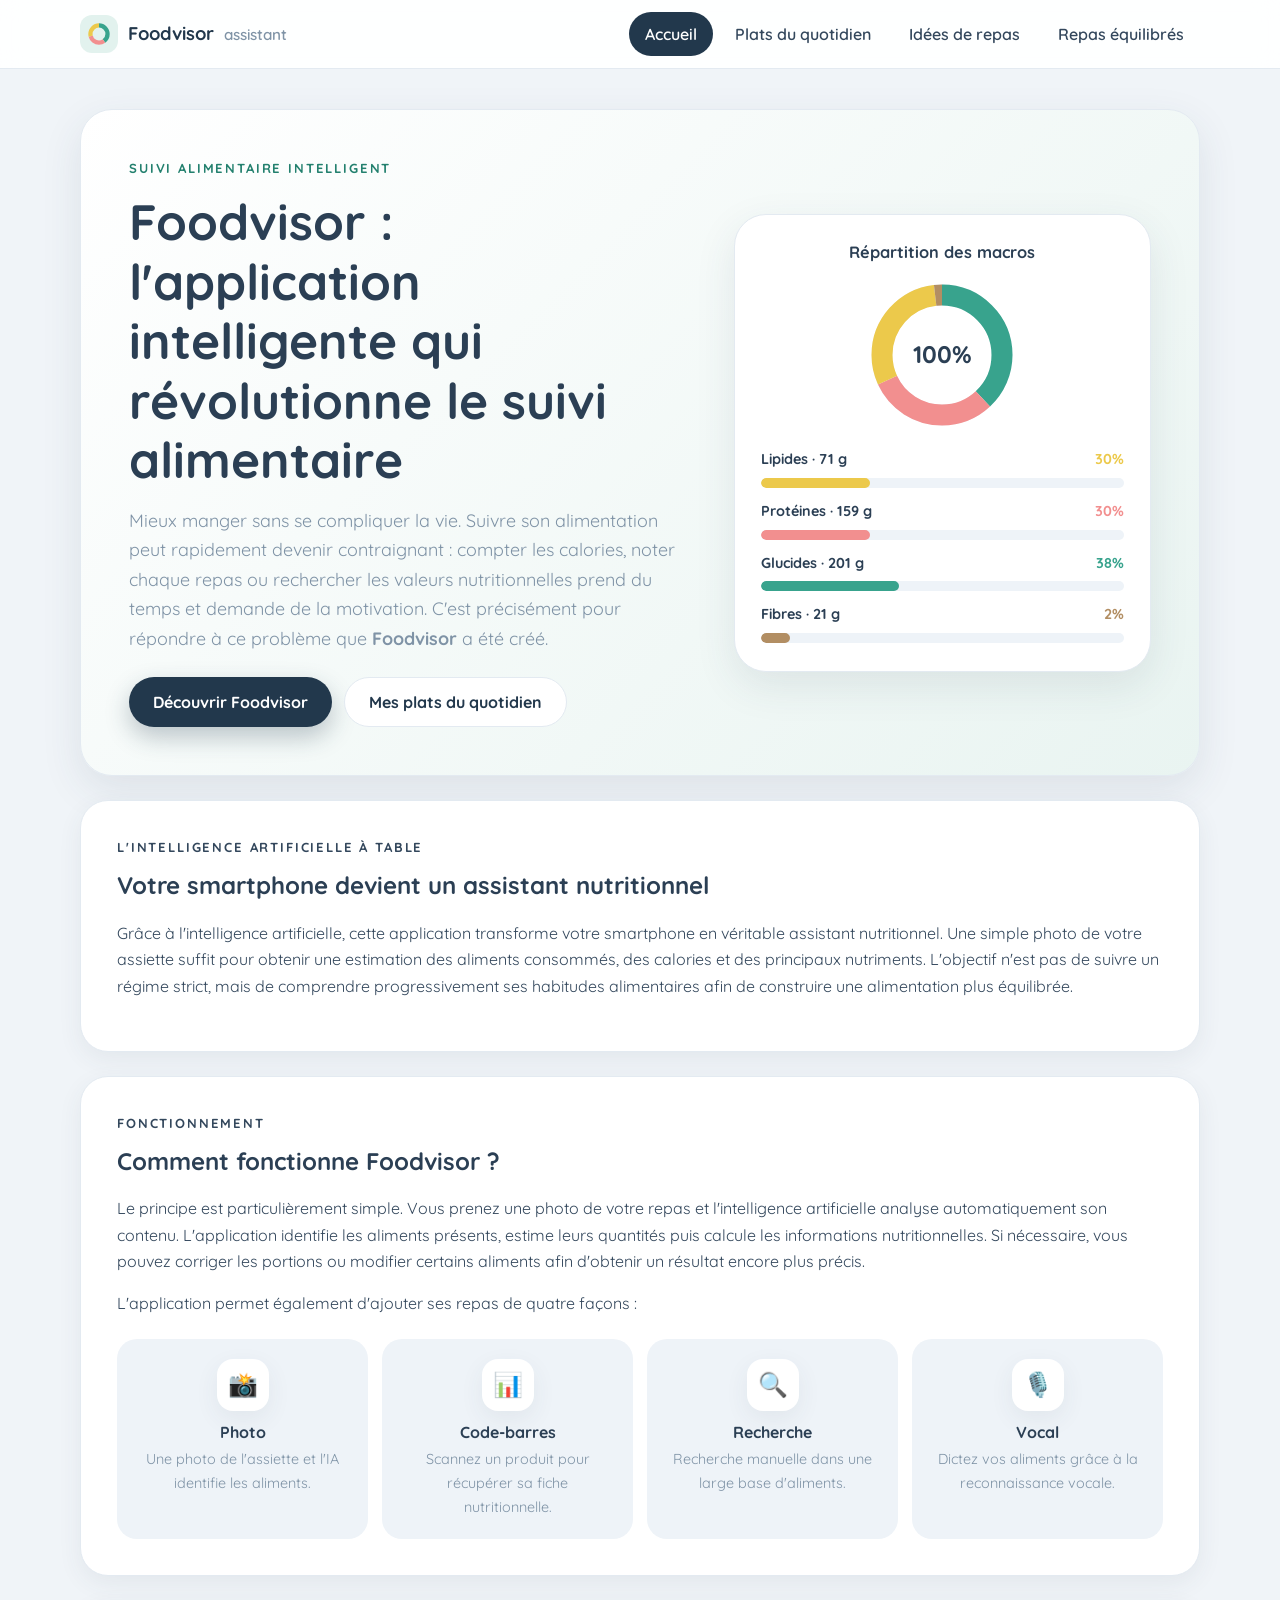
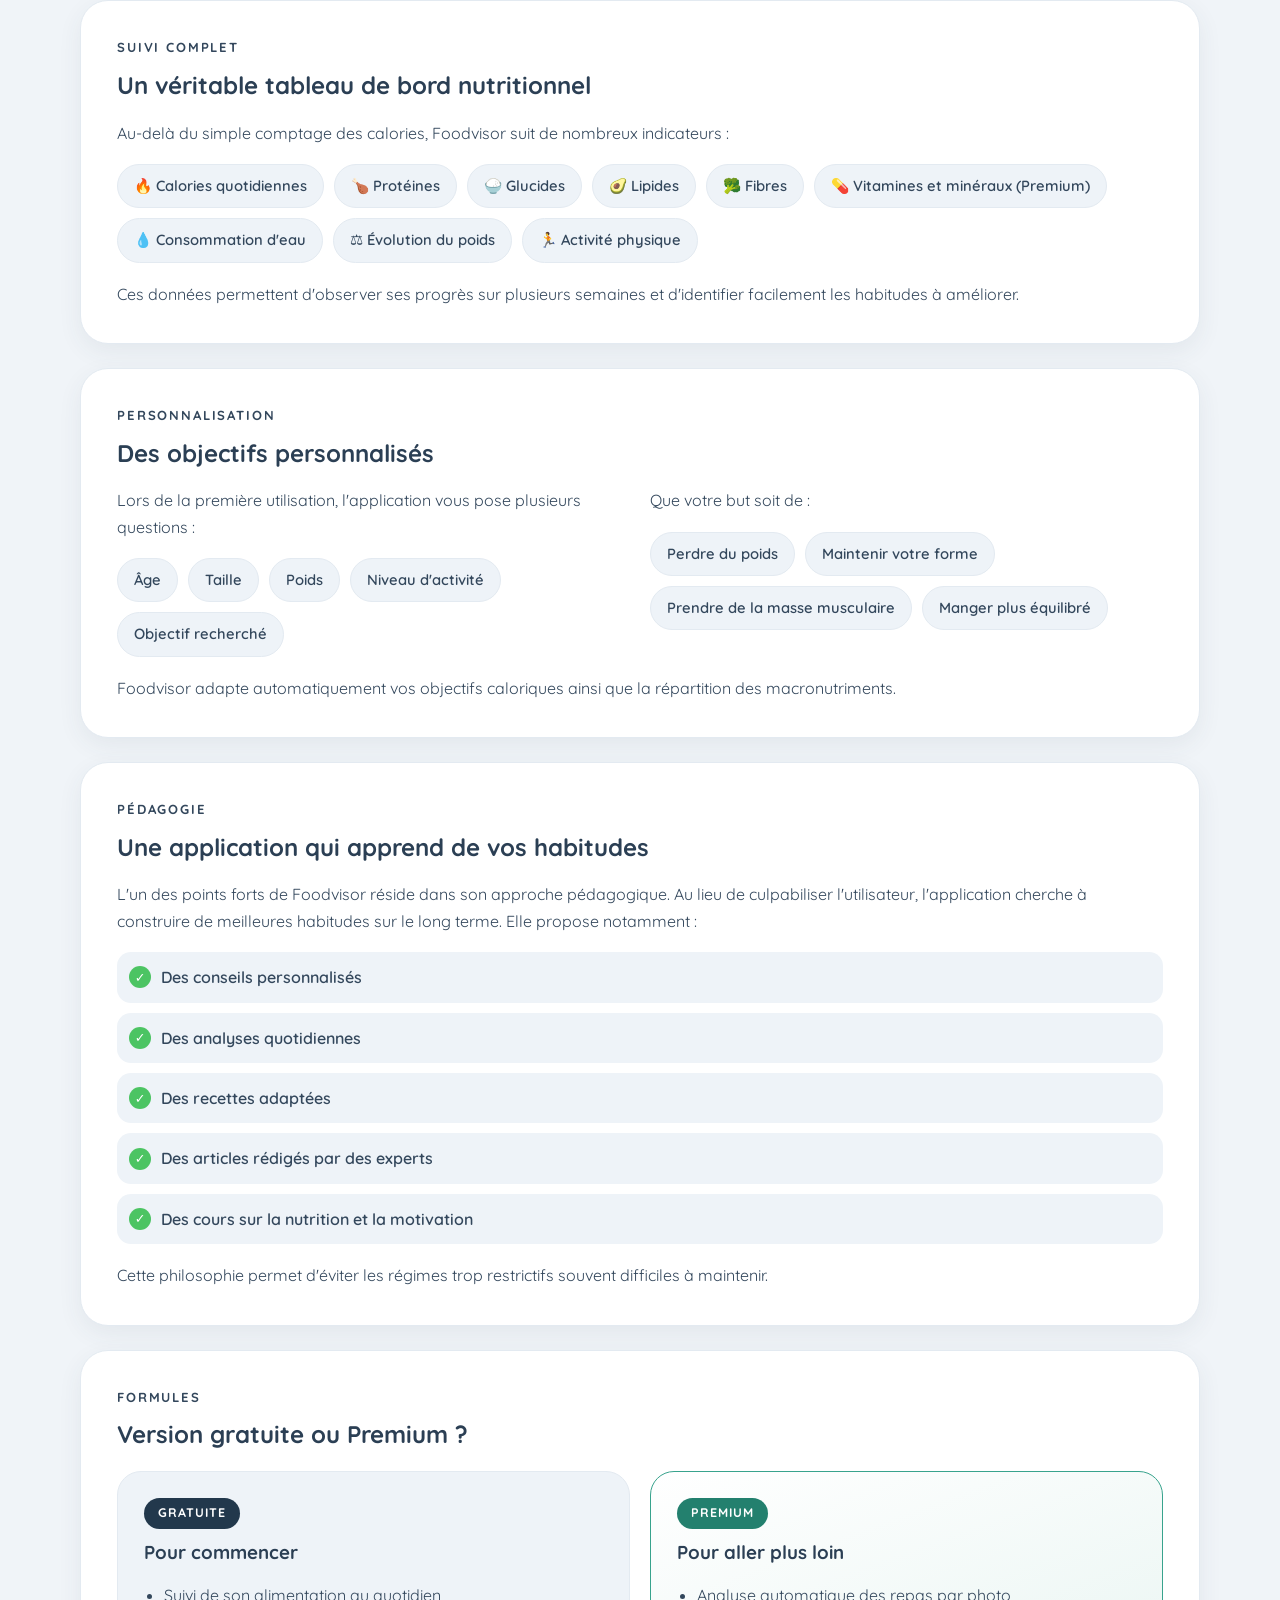
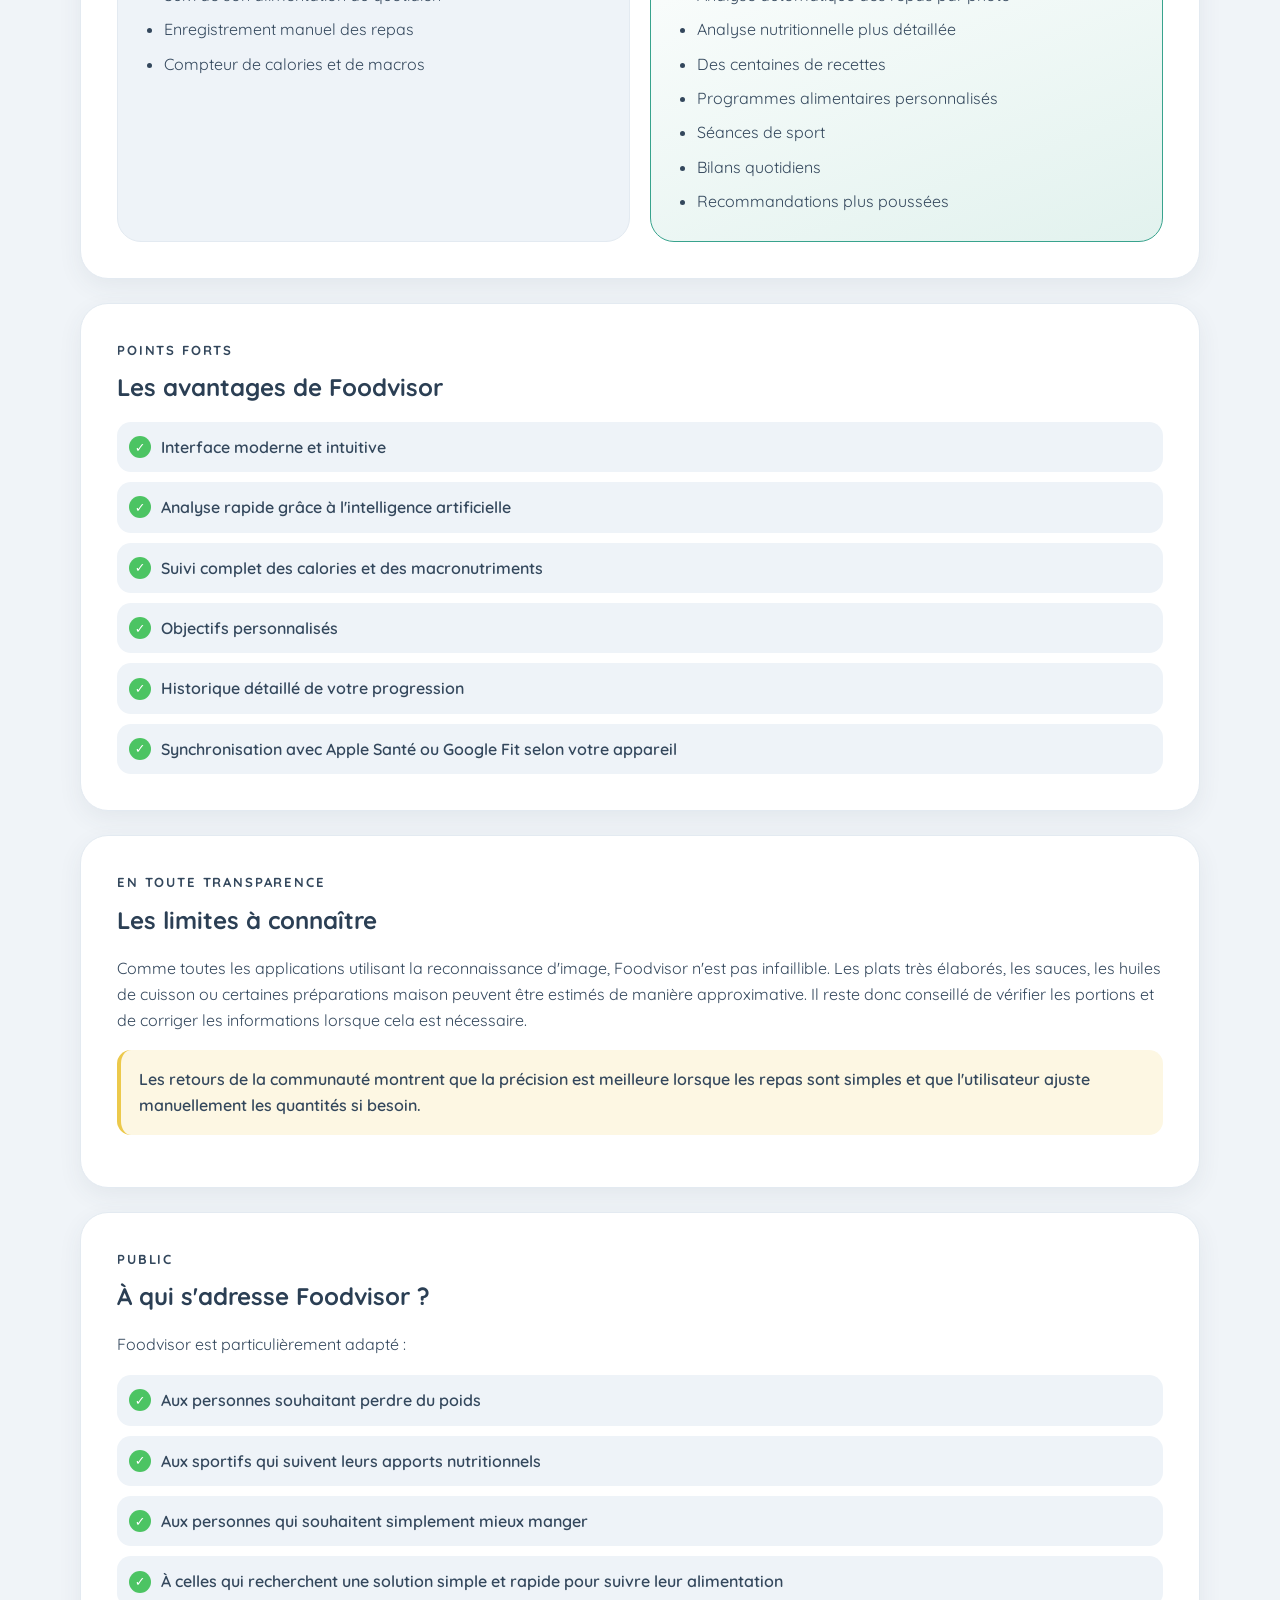
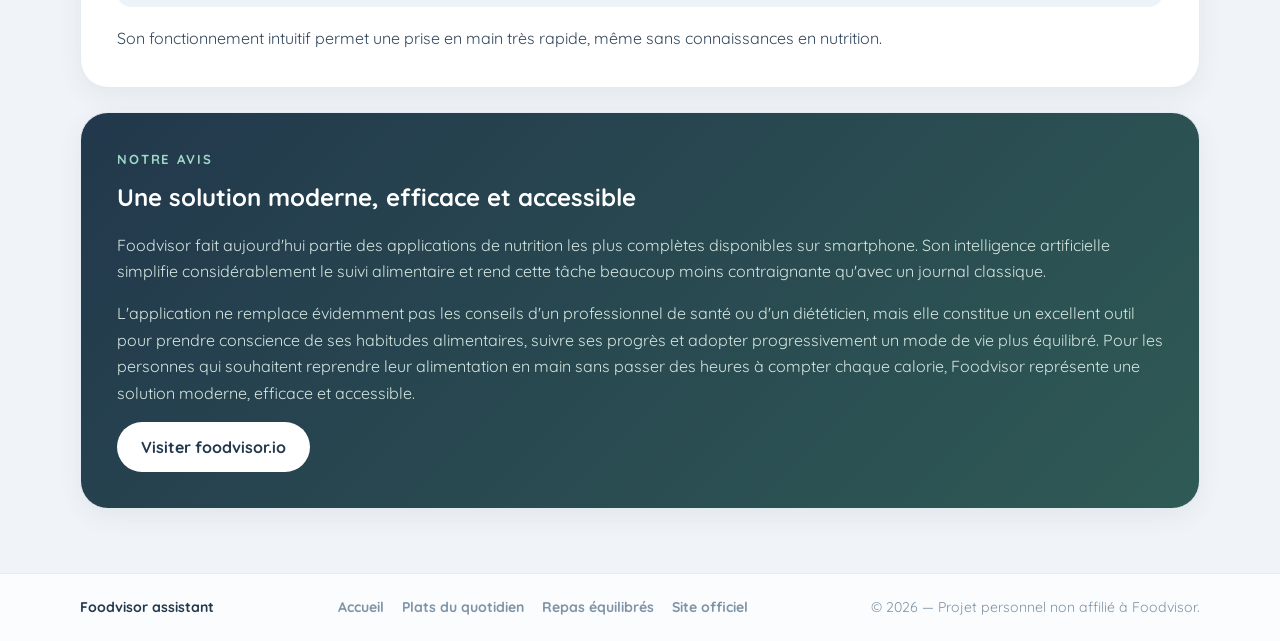
<file: index.html>
<!doctype html>
<html lang="fr">
  <head>
    <meta charset="utf-8" />
    <meta name="viewport" content="width=device-width, initial-scale=1" />
    <meta name="color-scheme" content="light" />
    <title>Foodvisor : l'application intelligente qui révolutionne le suivi alimentaire</title>
    <link rel="preconnect" href="https://fonts.googleapis.com" />
    <link rel="preconnect" href="https://fonts.gstatic.com" crossorigin />
    <link
      href="https://fonts.googleapis.com/css2?family=Quicksand:wght@500;600;700&display=swap"
      rel="stylesheet"
    />
    <link rel="stylesheet" href="styles.css" />
  </head>
  <body>
    <header class="site-header">
      <div class="site-nav">
        <a class="brand" href="index.html">
          <span class="brand-mark" aria-hidden="true">
            <svg width="22" height="22" viewBox="0 0 36 36">
              <circle cx="18" cy="18" r="14" fill="none" stroke="#38a38d" stroke-width="7" stroke-dasharray="35 88" transform="rotate(-90 18 18)" />
              <circle cx="18" cy="18" r="14" fill="none" stroke="#f28f8f" stroke-width="7" stroke-dasharray="27 88" stroke-dashoffset="-35" transform="rotate(-90 18 18)" />
              <circle cx="18" cy="18" r="14" fill="none" stroke="#ecc94b" stroke-width="7" stroke-dasharray="26 88" stroke-dashoffset="-62" transform="rotate(-90 18 18)" />
            </svg>
          </span>
          Foodvisor <small>assistant</small>
        </a>
        <button class="nav-toggle" type="button" aria-expanded="false" aria-controls="nav-menu" aria-label="Ouvrir le menu">
          <span></span>
          <span></span>
          <span></span>
        </button>
        <nav id="nav-menu" class="nav-menu" aria-label="Navigation principale">
          <a href="index.html" aria-current="page">Accueil</a>
          <a href="plats-du-quotidien.html">Plats du quotidien</a>
          <a href="idees-repas.html">Idées de repas</a>
          <a href="exemples-repas.html">Repas équilibrés</a>
        </nav>
      </div>
    </header>

    <main class="page-shell">
      <section class="hero" aria-labelledby="page-title">
        <div>
          <p class="eyebrow">Suivi alimentaire intelligent</p>
          <h1 id="page-title">Foodvisor : l'application intelligente qui révolutionne le suivi alimentaire</h1>
          <p class="intro">
            Mieux manger sans se compliquer la vie. Suivre son alimentation peut rapidement
            devenir contraignant : compter les calories, noter chaque repas ou rechercher les
            valeurs nutritionnelles prend du temps et demande de la motivation. C'est
            précisément pour répondre à ce problème que <strong>Foodvisor</strong> a été créé.
          </p>
          <div class="hero-actions">
            <a class="btn btn-primary" href="https://www.foodvisor.io/fr/" target="_blank" rel="noopener">Découvrir Foodvisor</a>
            <a class="btn btn-secondary" href="plats-du-quotidien.html">Mes plats du quotidien</a>
          </div>
        </div>
        <div class="app-card" aria-label="Répartition des macros dans l'application">
          <h3>Répartition des macros</h3>
          <div class="donut">
            <svg width="150" height="150" viewBox="0 0 100 100" role="img" aria-label="Anneau de répartition : glucides 38 %, protéines 30 %, lipides 30 %, fibres 2 %">
              <circle cx="50" cy="50" r="40" fill="none" stroke="#eef3f8" stroke-width="14" />
              <circle cx="50" cy="50" r="40" fill="none" stroke="#38a38d" stroke-width="14" stroke-dasharray="95.5 251.3" />
              <circle cx="50" cy="50" r="40" fill="none" stroke="#f28f8f" stroke-width="14" stroke-dasharray="75.4 251.3" stroke-dashoffset="-95.5" />
              <circle cx="50" cy="50" r="40" fill="none" stroke="#ecc94b" stroke-width="14" stroke-dasharray="75.4 251.3" stroke-dashoffset="-170.9" />
              <circle cx="50" cy="50" r="40" fill="none" stroke="#b28e63" stroke-width="14" stroke-dasharray="5 251.3" stroke-dashoffset="-246.3" />
            </svg>
            <span class="donut-center">100%</span>
          </div>
          <div class="gauge-list">
            <div class="gauge" style="--c: #ecc94b; --p: 30">
              <div class="gauge-top"><strong>Lipides · 71 g</strong><span>30%</span></div>
              <div class="gauge-bar"><i></i></div>
            </div>
            <div class="gauge" style="--c: #f28f8f; --p: 30">
              <div class="gauge-top"><strong>Protéines · 159 g</strong><span>30%</span></div>
              <div class="gauge-bar"><i></i></div>
            </div>
            <div class="gauge" style="--c: #38a38d; --p: 38">
              <div class="gauge-top"><strong>Glucides · 201 g</strong><span>38%</span></div>
              <div class="gauge-bar"><i></i></div>
            </div>
            <div class="gauge" style="--c: #b28e63; --p: 8">
              <div class="gauge-top"><strong>Fibres · 21 g</strong><span>2%</span></div>
              <div class="gauge-bar"><i></i></div>
            </div>
          </div>
        </div>
      </section>

      <section class="section-card" aria-labelledby="ia-title">
        <p class="eyebrow">L'intelligence artificielle à table</p>
        <h2 id="ia-title">Votre smartphone devient un assistant nutritionnel</h2>
        <p>
          Grâce à l'intelligence artificielle, cette application transforme votre smartphone en
          véritable assistant nutritionnel. Une simple photo de votre assiette suffit pour
          obtenir une estimation des aliments consommés, des calories et des principaux
          nutriments. L'objectif n'est pas de suivre un régime strict, mais de comprendre
          progressivement ses habitudes alimentaires afin de construire une alimentation plus
          équilibrée.
        </p>
      </section>

      <section class="section-card" aria-labelledby="fonctionnement-title">
        <p class="eyebrow">Fonctionnement</p>
        <h2 id="fonctionnement-title">Comment fonctionne Foodvisor ?</h2>
        <p>
          Le principe est particulièrement simple. Vous prenez une photo de votre repas et
          l'intelligence artificielle analyse automatiquement son contenu. L'application
          identifie les aliments présents, estime leurs quantités puis calcule les informations
          nutritionnelles. Si nécessaire, vous pouvez corriger les portions ou modifier certains
          aliments afin d'obtenir un résultat encore plus précis.
        </p>
        <p>L'application permet également d'ajouter ses repas de quatre façons :</p>
        <div class="feature-grid">
          <article>
            <span class="icon" aria-hidden="true">📸</span>
            <h3>Photo</h3>
            <p>Une photo de l'assiette et l'IA identifie les aliments.</p>
          </article>
          <article>
            <span class="icon" aria-hidden="true">📊</span>
            <h3>Code-barres</h3>
            <p>Scannez un produit pour récupérer sa fiche nutritionnelle.</p>
          </article>
          <article>
            <span class="icon" aria-hidden="true">🔍</span>
            <h3>Recherche</h3>
            <p>Recherche manuelle dans une large base d'aliments.</p>
          </article>
          <article>
            <span class="icon" aria-hidden="true">🎙️</span>
            <h3>Vocal</h3>
            <p>Dictez vos aliments grâce à la reconnaissance vocale.</p>
          </article>
        </div>
      </section>

      <section class="section-card" aria-labelledby="dashboard-title">
        <p class="eyebrow">Suivi complet</p>
        <h2 id="dashboard-title">Un véritable tableau de bord nutritionnel</h2>
        <p>Au-delà du simple comptage des calories, Foodvisor suit de nombreux indicateurs :</p>
        <ul class="chip-list">
          <li>🔥 Calories quotidiennes</li>
          <li>🍗 Protéines</li>
          <li>🍚 Glucides</li>
          <li>🥑 Lipides</li>
          <li>🥦 Fibres</li>
          <li>💊 Vitamines et minéraux (Premium)</li>
          <li>💧 Consommation d'eau</li>
          <li>⚖️ Évolution du poids</li>
          <li>🏃 Activité physique</li>
        </ul>
        <p style="margin-top: 18px; margin-bottom: 0;">
          Ces données permettent d'observer ses progrès sur plusieurs semaines et d'identifier
          facilement les habitudes à améliorer.
        </p>
      </section>

      <section class="section-card" aria-labelledby="objectifs-title">
        <p class="eyebrow">Personnalisation</p>
        <h2 id="objectifs-title">Des objectifs personnalisés</h2>
        <div class="split">
          <div>
            <p>Lors de la première utilisation, l'application vous pose plusieurs questions :</p>
            <ul class="chip-list">
              <li>Âge</li>
              <li>Taille</li>
              <li>Poids</li>
              <li>Niveau d'activité</li>
              <li>Objectif recherché</li>
            </ul>
          </div>
          <div>
            <p>Que votre but soit de :</p>
            <ul class="chip-list">
              <li>Perdre du poids</li>
              <li>Maintenir votre forme</li>
              <li>Prendre de la masse musculaire</li>
              <li>Manger plus équilibré</li>
            </ul>
          </div>
        </div>
        <p style="margin-top: 18px; margin-bottom: 0;">
          Foodvisor adapte automatiquement vos objectifs caloriques ainsi que la répartition des
          macronutriments.
        </p>
      </section>

      <section class="section-card" aria-labelledby="habitudes-title">
        <p class="eyebrow">Pédagogie</p>
        <h2 id="habitudes-title">Une application qui apprend de vos habitudes</h2>
        <p>
          L'un des points forts de Foodvisor réside dans son approche pédagogique. Au lieu de
          culpabiliser l'utilisateur, l'application cherche à construire de meilleures habitudes
          sur le long terme. Elle propose notamment :
        </p>
        <ul class="check-list">
          <li>Des conseils personnalisés</li>
          <li>Des analyses quotidiennes</li>
          <li>Des recettes adaptées</li>
          <li>Des articles rédigés par des experts</li>
          <li>Des cours sur la nutrition et la motivation</li>
        </ul>
        <p style="margin-top: 18px; margin-bottom: 0;">
          Cette philosophie permet d'éviter les régimes trop restrictifs souvent difficiles à
          maintenir.
        </p>
      </section>

      <section class="section-card" aria-labelledby="premium-title">
        <p class="eyebrow">Formules</p>
        <h2 id="premium-title">Version gratuite ou Premium ?</h2>
        <div class="plan-grid">
          <article class="plan">
            <span class="price-tag">Gratuite</span>
            <h3>Pour commencer</h3>
            <ul>
              <li>Suivi de son alimentation au quotidien</li>
              <li>Enregistrement manuel des repas</li>
              <li>Compteur de calories et de macros</li>
            </ul>
          </article>
          <article class="plan premium">
            <span class="price-tag">Premium</span>
            <h3>Pour aller plus loin</h3>
            <ul>
              <li>Analyse automatique des repas par photo</li>
              <li>Analyse nutritionnelle plus détaillée</li>
              <li>Des centaines de recettes</li>
              <li>Programmes alimentaires personnalisés</li>
              <li>Séances de sport</li>
              <li>Bilans quotidiens</li>
              <li>Recommandations plus poussées</li>
            </ul>
          </article>
        </div>
      </section>

      <section class="section-card" aria-labelledby="avantages-title">
        <p class="eyebrow">Points forts</p>
        <h2 id="avantages-title">Les avantages de Foodvisor</h2>
        <ul class="check-list">
          <li>Interface moderne et intuitive</li>
          <li>Analyse rapide grâce à l'intelligence artificielle</li>
          <li>Suivi complet des calories et des macronutriments</li>
          <li>Objectifs personnalisés</li>
          <li>Historique détaillé de votre progression</li>
          <li>Synchronisation avec Apple Santé ou Google Fit selon votre appareil</li>
        </ul>
      </section>

      <section class="section-card" aria-labelledby="limites-title">
        <p class="eyebrow">En toute transparence</p>
        <h2 id="limites-title">Les limites à connaître</h2>
        <p>
          Comme toutes les applications utilisant la reconnaissance d'image, Foodvisor n'est pas
          infaillible. Les plats très élaborés, les sauces, les huiles de cuisson ou certaines
          préparations maison peuvent être estimés de manière approximative. Il reste donc
          conseillé de vérifier les portions et de corriger les informations lorsque cela est
          nécessaire.
        </p>
        <p class="notice">
          Les retours de la communauté montrent que la précision est meilleure lorsque les repas
          sont simples et que l'utilisateur ajuste manuellement les quantités si besoin.
        </p>
      </section>

      <section class="section-card" aria-labelledby="cible-title">
        <p class="eyebrow">Public</p>
        <h2 id="cible-title">À qui s'adresse Foodvisor ?</h2>
        <p>Foodvisor est particulièrement adapté :</p>
        <ul class="check-list">
          <li>Aux personnes souhaitant perdre du poids</li>
          <li>Aux sportifs qui suivent leurs apports nutritionnels</li>
          <li>Aux personnes qui souhaitent simplement mieux manger</li>
          <li>À celles qui recherchent une solution simple et rapide pour suivre leur alimentation</li>
        </ul>
        <p style="margin-top: 18px; margin-bottom: 0;">
          Son fonctionnement intuitif permet une prise en main très rapide, même sans
          connaissances en nutrition.
        </p>
      </section>

      <section class="section-card avis" aria-labelledby="avis-title">
        <p class="eyebrow">Notre avis</p>
        <h2 id="avis-title">Une solution moderne, efficace et accessible</h2>
        <p>
          Foodvisor fait aujourd'hui partie des applications de nutrition les plus complètes
          disponibles sur smartphone. Son intelligence artificielle simplifie considérablement
          le suivi alimentaire et rend cette tâche beaucoup moins contraignante qu'avec un
          journal classique.
        </p>
        <p>
          L'application ne remplace évidemment pas les conseils d'un professionnel de santé ou
          d'un diététicien, mais elle constitue un excellent outil pour prendre conscience de
          ses habitudes alimentaires, suivre ses progrès et adopter progressivement un mode de
          vie plus équilibré. Pour les personnes qui souhaitent reprendre leur alimentation en
          main sans passer des heures à compter chaque calorie, Foodvisor représente une
          solution moderne, efficace et accessible.
        </p>
        <a class="btn btn-primary" href="https://www.foodvisor.io/fr/" target="_blank" rel="noopener">Visiter foodvisor.io</a>
      </section>
    </main>

    <footer class="site-footer">
      <div class="footer-inner">
        <a class="footer-brand" href="index.html">Foodvisor assistant</a>
        <nav class="footer-links" aria-label="Navigation du pied de page">
          <a href="index.html">Accueil</a>
          <a href="plats-du-quotidien.html">Plats du quotidien</a>
          <a href="exemples-repas.html">Repas équilibrés</a>
          <a href="https://www.foodvisor.io/fr/" target="_blank" rel="noopener">Site officiel</a>
        </nav>
        <p>© 2026 — Projet personnel non affilié à Foodvisor.</p>
      </div>
    </footer>

    <script src="script.js"></script>
  </body>
</html>
</file>
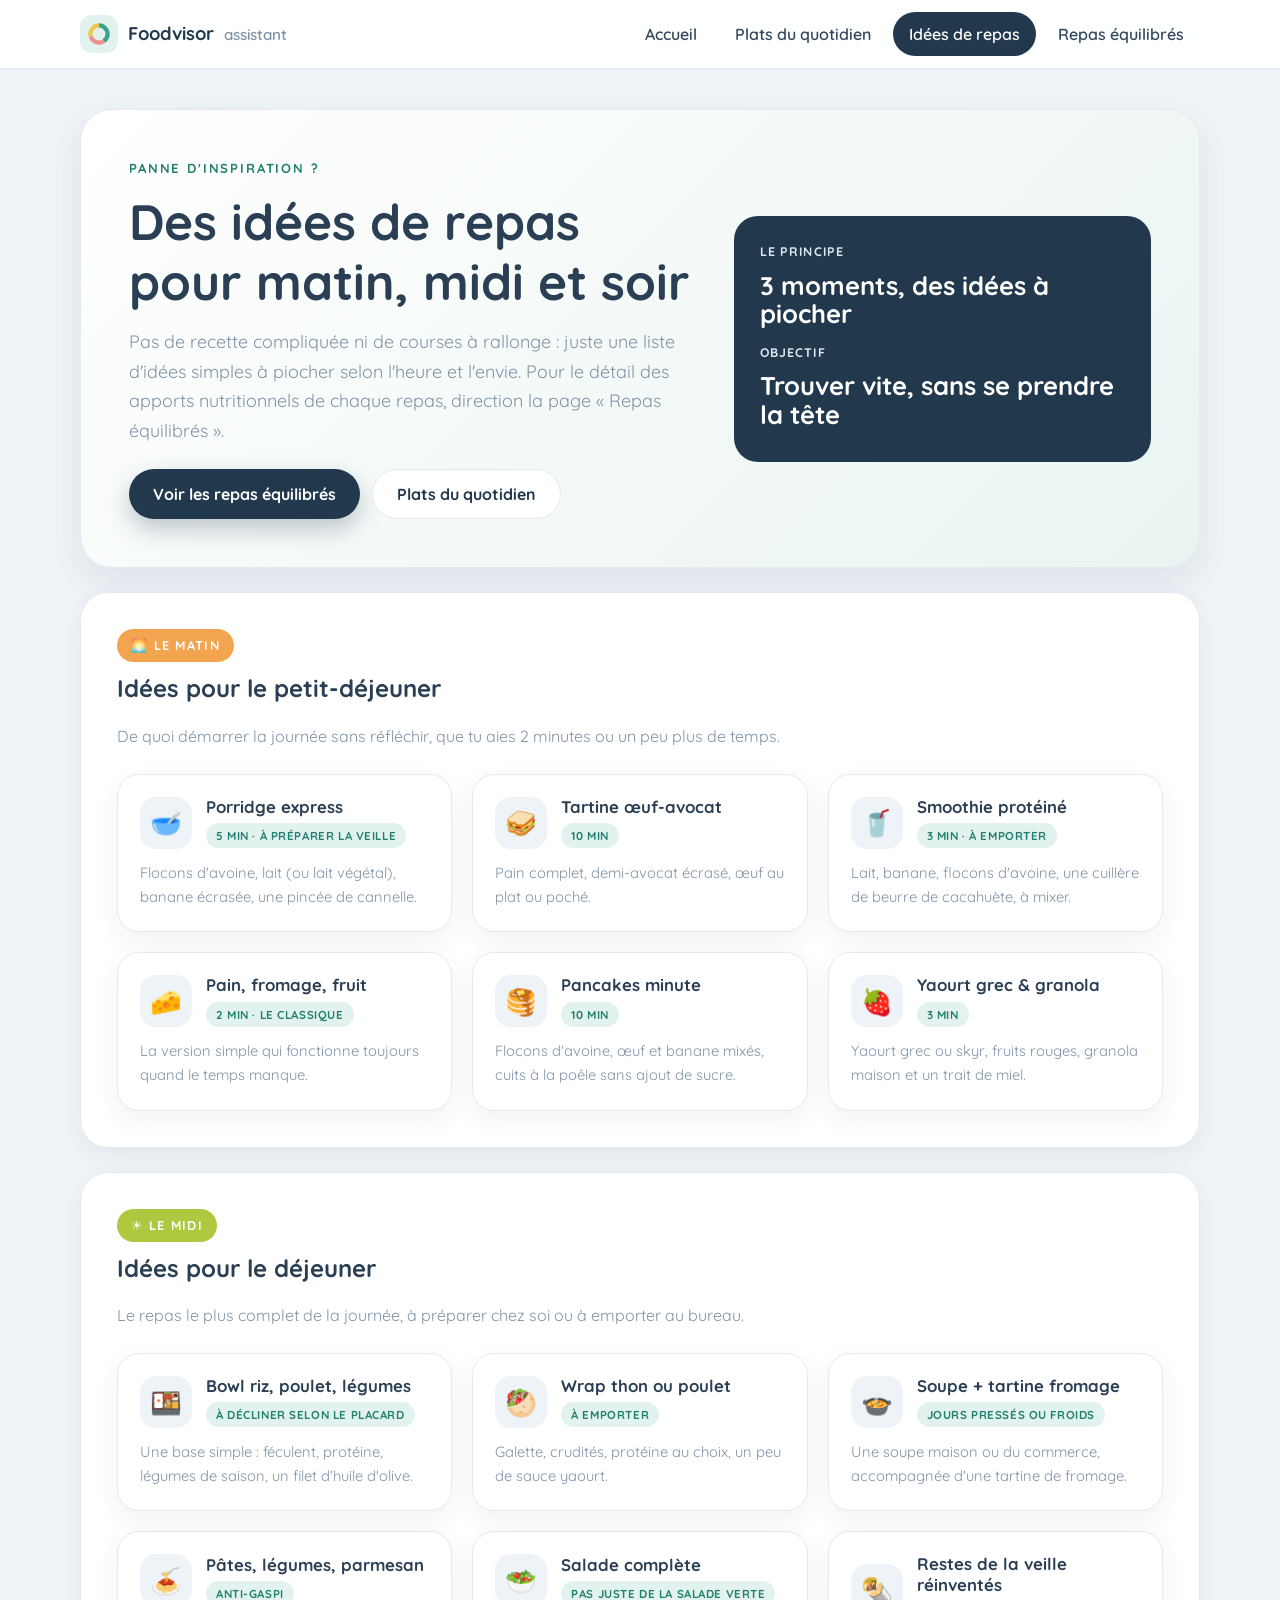
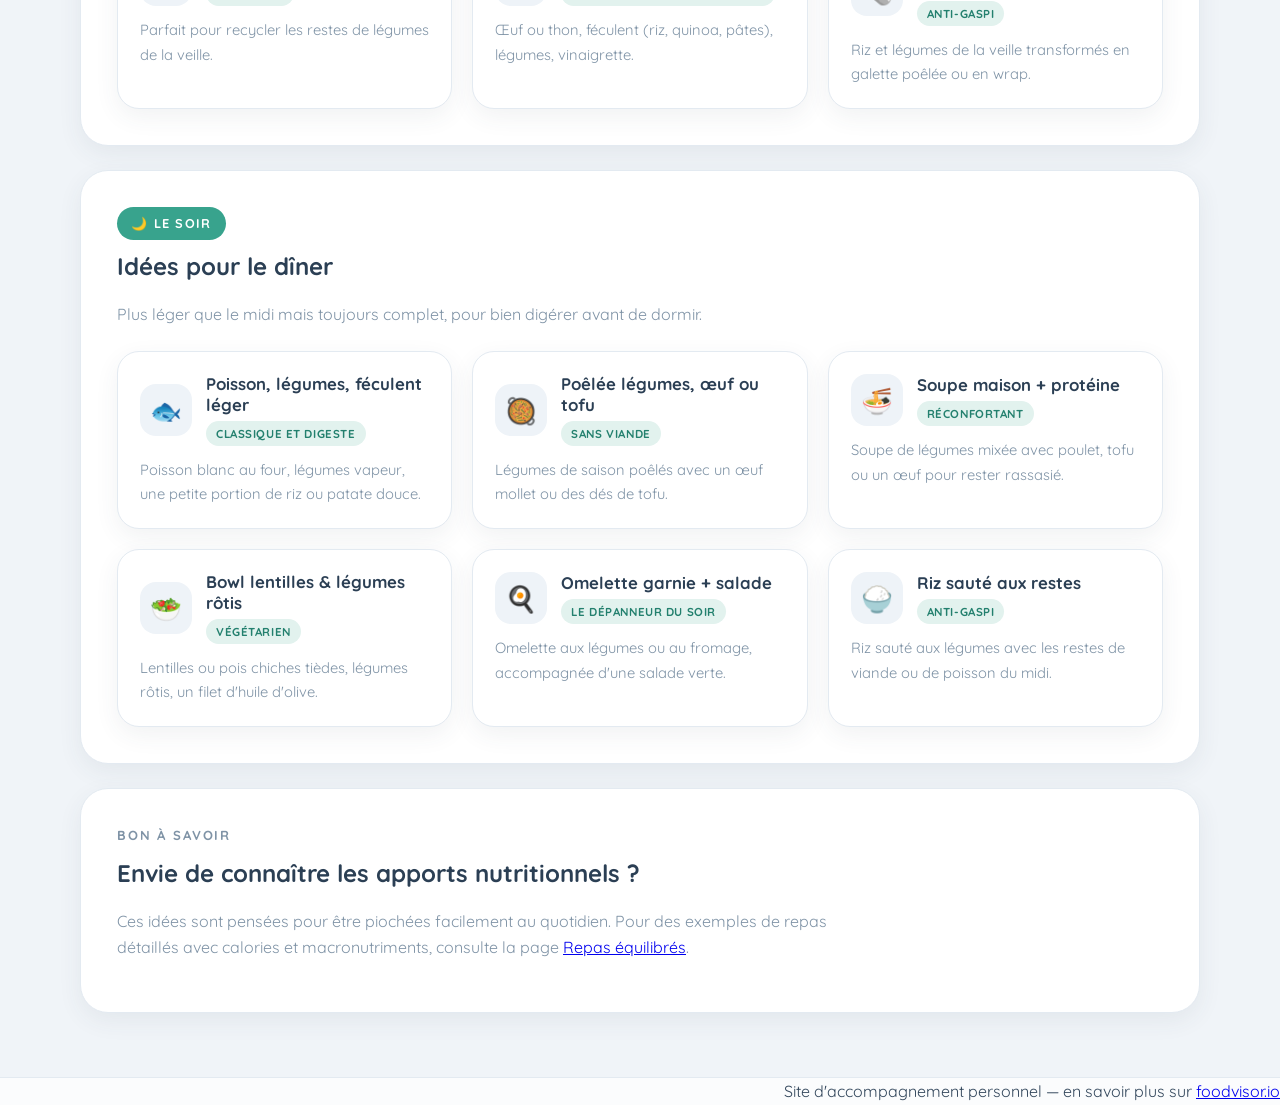
<file: idees-repas.html>
<!doctype html>
<html lang="fr">
  <head>
    <meta charset="utf-8" />
    <meta name="viewport" content="width=device-width, initial-scale=1" />
    <meta name="color-scheme" content="light" />
    <title>Idées de repas - Foodvisor</title>
    <link rel="preconnect" href="https://fonts.googleapis.com" />
    <link rel="preconnect" href="https://fonts.gstatic.com" crossorigin />
    <link
      href="https://fonts.googleapis.com/css2?family=Quicksand:wght@500;600;700&display=swap"
      rel="stylesheet"
    />
    <link rel="stylesheet" href="styles.css" />
  </head>
  <body>
    <header class="site-header">
      <div class="site-nav">
        <a class="brand" href="index.html">
          <span class="brand-mark" aria-hidden="true">
            <svg width="22" height="22" viewBox="0 0 36 36">
              <circle cx="18" cy="18" r="14" fill="none" stroke="#38a38d" stroke-width="7" stroke-dasharray="35 88" transform="rotate(-90 18 18)" />
              <circle cx="18" cy="18" r="14" fill="none" stroke="#f28f8f" stroke-width="7" stroke-dasharray="27 88" stroke-dashoffset="-35" transform="rotate(-90 18 18)" />
              <circle cx="18" cy="18" r="14" fill="none" stroke="#ecc94b" stroke-width="7" stroke-dasharray="26 88" stroke-dashoffset="-62" transform="rotate(-90 18 18)" />
            </svg>
          </span>
          Foodvisor <small>assistant</small>
        </a>
        <button class="nav-toggle" type="button" aria-expanded="false" aria-controls="nav-menu" aria-label="Ouvrir le menu">
          <span></span>
          <span></span>
          <span></span>
        </button>
        <nav id="nav-menu" class="nav-menu" aria-label="Navigation principale">
          <a href="index.html">Accueil</a>
          <a href="plats-du-quotidien.html">Plats du quotidien</a>
          <a href="idees-repas.html" aria-current="page">Idées de repas</a>
          <a href="exemples-repas.html">Repas équilibrés</a>
        </nav>
      </div>
    </header>

    <main class="page-shell">
      <section class="hero" aria-labelledby="page-title">
        <div>
          <p class="eyebrow">Panne d'inspiration ?</p>
          <h1 id="page-title">Des idées de repas pour matin, midi et soir</h1>
          <p class="intro">
            Pas de recette compliquée ni de courses à rallonge : juste une liste d'idées
            simples à piocher selon l'heure et l'envie. Pour le détail des apports
            nutritionnels de chaque repas, direction la page « Repas équilibrés ».
          </p>
          <div class="hero-actions">
            <a class="btn btn-primary" href="exemples-repas.html">Voir les repas équilibrés</a>
            <a class="btn btn-secondary" href="plats-du-quotidien.html">Plats du quotidien</a>
          </div>
        </div>
        <aside class="goals-card" aria-label="Comment utiliser cette page">
          <span>Le principe</span>
          <strong>3 moments, des idées à piocher</strong>
          <span>Objectif</span>
          <strong>Trouver vite, sans se prendre la tête</strong>
        </aside>
      </section>

      <section class="meal-block" aria-labelledby="matin-title">
        <div class="meal-block-head">
          <span class="meal-time meal-time-matin">🌅 Le matin</span>
          <h2 id="matin-title">Idées pour le petit-déjeuner</h2>
          <p>De quoi démarrer la journée sans réfléchir, que tu aies 2 minutes ou un peu plus de temps.</p>
        </div>
        <div class="idea-grid">
          <article class="idea-card">
            <div class="idea-card-head">
              <span class="idea-icon" aria-hidden="true">🥣</span>
              <div>
                <h3>Porridge express</h3>
                <span class="idea-tag">5 min · à préparer la veille</span>
              </div>
            </div>
            <p>Flocons d'avoine, lait (ou lait végétal), banane écrasée, une pincée de cannelle.</p>
          </article>

          <article class="idea-card">
            <div class="idea-card-head">
              <span class="idea-icon" aria-hidden="true">🥪</span>
              <div>
                <h3>Tartine œuf-avocat</h3>
                <span class="idea-tag">10 min</span>
              </div>
            </div>
            <p>Pain complet, demi-avocat écrasé, œuf au plat ou poché.</p>
          </article>

          <article class="idea-card">
            <div class="idea-card-head">
              <span class="idea-icon" aria-hidden="true">🥤</span>
              <div>
                <h3>Smoothie protéiné</h3>
                <span class="idea-tag">3 min · à emporter</span>
              </div>
            </div>
            <p>Lait, banane, flocons d'avoine, une cuillère de beurre de cacahuète, à mixer.</p>
          </article>

          <article class="idea-card">
            <div class="idea-card-head">
              <span class="idea-icon" aria-hidden="true">🧀</span>
              <div>
                <h3>Pain, fromage, fruit</h3>
                <span class="idea-tag">2 min · le classique</span>
              </div>
            </div>
            <p>La version simple qui fonctionne toujours quand le temps manque.</p>
          </article>

          <article class="idea-card">
            <div class="idea-card-head">
              <span class="idea-icon" aria-hidden="true">🥞</span>
              <div>
                <h3>Pancakes minute</h3>
                <span class="idea-tag">10 min</span>
              </div>
            </div>
            <p>Flocons d'avoine, œuf et banane mixés, cuits à la poêle sans ajout de sucre.</p>
          </article>

          <article class="idea-card">
            <div class="idea-card-head">
              <span class="idea-icon" aria-hidden="true">🍓</span>
              <div>
                <h3>Yaourt grec &amp; granola</h3>
                <span class="idea-tag">3 min</span>
              </div>
            </div>
            <p>Yaourt grec ou skyr, fruits rouges, granola maison et un trait de miel.</p>
          </article>
        </div>
      </section>

      <section class="meal-block" aria-labelledby="midi-title">
        <div class="meal-block-head">
          <span class="meal-time meal-time-midi">☀️ Le midi</span>
          <h2 id="midi-title">Idées pour le déjeuner</h2>
          <p>Le repas le plus complet de la journée, à préparer chez soi ou à emporter au bureau.</p>
        </div>
        <div class="idea-grid">
          <article class="idea-card">
            <div class="idea-card-head">
              <span class="idea-icon" aria-hidden="true">🍱</span>
              <div>
                <h3>Bowl riz, poulet, légumes</h3>
                <span class="idea-tag">à décliner selon le placard</span>
              </div>
            </div>
            <p>Une base simple : féculent, protéine, légumes de saison, un filet d'huile d'olive.</p>
          </article>

          <article class="idea-card">
            <div class="idea-card-head">
              <span class="idea-icon" aria-hidden="true">🥙</span>
              <div>
                <h3>Wrap thon ou poulet</h3>
                <span class="idea-tag">à emporter</span>
              </div>
            </div>
            <p>Galette, crudités, protéine au choix, un peu de sauce yaourt.</p>
          </article>

          <article class="idea-card">
            <div class="idea-card-head">
              <span class="idea-icon" aria-hidden="true">🍲</span>
              <div>
                <h3>Soupe + tartine fromage</h3>
                <span class="idea-tag">jours pressés ou froids</span>
              </div>
            </div>
            <p>Une soupe maison ou du commerce, accompagnée d'une tartine de fromage.</p>
          </article>

          <article class="idea-card">
            <div class="idea-card-head">
              <span class="idea-icon" aria-hidden="true">🍝</span>
              <div>
                <h3>Pâtes, légumes, parmesan</h3>
                <span class="idea-tag">anti-gaspi</span>
              </div>
            </div>
            <p>Parfait pour recycler les restes de légumes de la veille.</p>
          </article>

          <article class="idea-card">
            <div class="idea-card-head">
              <span class="idea-icon" aria-hidden="true">🥗</span>
              <div>
                <h3>Salade complète</h3>
                <span class="idea-tag">pas juste de la salade verte</span>
              </div>
            </div>
            <p>Œuf ou thon, féculent (riz, quinoa, pâtes), légumes, vinaigrette.</p>
          </article>

          <article class="idea-card">
            <div class="idea-card-head">
              <span class="idea-icon" aria-hidden="true">🌯</span>
              <div>
                <h3>Restes de la veille réinventés</h3>
                <span class="idea-tag">anti-gaspi</span>
              </div>
            </div>
            <p>Riz et légumes de la veille transformés en galette poêlée ou en wrap.</p>
          </article>
        </div>
      </section>

      <section class="meal-block" aria-labelledby="soir-title">
        <div class="meal-block-head">
          <span class="meal-time meal-time-soir">🌙 Le soir</span>
          <h2 id="soir-title">Idées pour le dîner</h2>
          <p>Plus léger que le midi mais toujours complet, pour bien digérer avant de dormir.</p>
        </div>
        <div class="idea-grid">
          <article class="idea-card">
            <div class="idea-card-head">
              <span class="idea-icon" aria-hidden="true">🐟</span>
              <div>
                <h3>Poisson, légumes, féculent léger</h3>
                <span class="idea-tag">classique et digeste</span>
              </div>
            </div>
            <p>Poisson blanc au four, légumes vapeur, une petite portion de riz ou patate douce.</p>
          </article>

          <article class="idea-card">
            <div class="idea-card-head">
              <span class="idea-icon" aria-hidden="true">🥘</span>
              <div>
                <h3>Poêlée légumes, œuf ou tofu</h3>
                <span class="idea-tag">sans viande</span>
              </div>
            </div>
            <p>Légumes de saison poêlés avec un œuf mollet ou des dés de tofu.</p>
          </article>

          <article class="idea-card">
            <div class="idea-card-head">
              <span class="idea-icon" aria-hidden="true">🍜</span>
              <div>
                <h3>Soupe maison + protéine</h3>
                <span class="idea-tag">réconfortant</span>
              </div>
            </div>
            <p>Soupe de légumes mixée avec poulet, tofu ou un œuf pour rester rassasié.</p>
          </article>

          <article class="idea-card">
            <div class="idea-card-head">
              <span class="idea-icon" aria-hidden="true">🥗</span>
              <div>
                <h3>Bowl lentilles &amp; légumes rôtis</h3>
                <span class="idea-tag">végétarien</span>
              </div>
            </div>
            <p>Lentilles ou pois chiches tièdes, légumes rôtis, un filet d'huile d'olive.</p>
          </article>

          <article class="idea-card">
            <div class="idea-card-head">
              <span class="idea-icon" aria-hidden="true">🍳</span>
              <div>
                <h3>Omelette garnie + salade</h3>
                <span class="idea-tag">le dépanneur du soir</span>
              </div>
            </div>
            <p>Omelette aux légumes ou au fromage, accompagnée d'une salade verte.</p>
          </article>

          <article class="idea-card">
            <div class="idea-card-head">
              <span class="idea-icon" aria-hidden="true">🍚</span>
              <div>
                <h3>Riz sauté aux restes</h3>
                <span class="idea-tag">anti-gaspi</span>
              </div>
            </div>
            <p>Riz sauté aux légumes avec les restes de viande ou de poisson du midi.</p>
          </article>
        </div>
      </section>

      <section class="section-card missing-macros" aria-labelledby="astuce-title">
        <div class="missing-intro">
          <p class="eyebrow">Bon à savoir</p>
          <h2 id="astuce-title">Envie de connaître les apports nutritionnels ?</h2>
          <p>
            Ces idées sont pensées pour être piochées facilement au quotidien. Pour des exemples
            de repas détaillés avec calories et macronutriments, consulte la page
            <a href="exemples-repas.html">Repas équilibrés</a>.
          </p>
        </div>
      </section>
    </main>

    <footer class="site-footer">
      <p>
        Site d'accompagnement personnel — en savoir plus sur
        <a href="https://www.foodvisor.io/fr/" target="_blank" rel="noopener">foodvisor.io</a>
      </p>
    </footer>

    <script src="script.js"></script>
  </body>
</html>
</file>
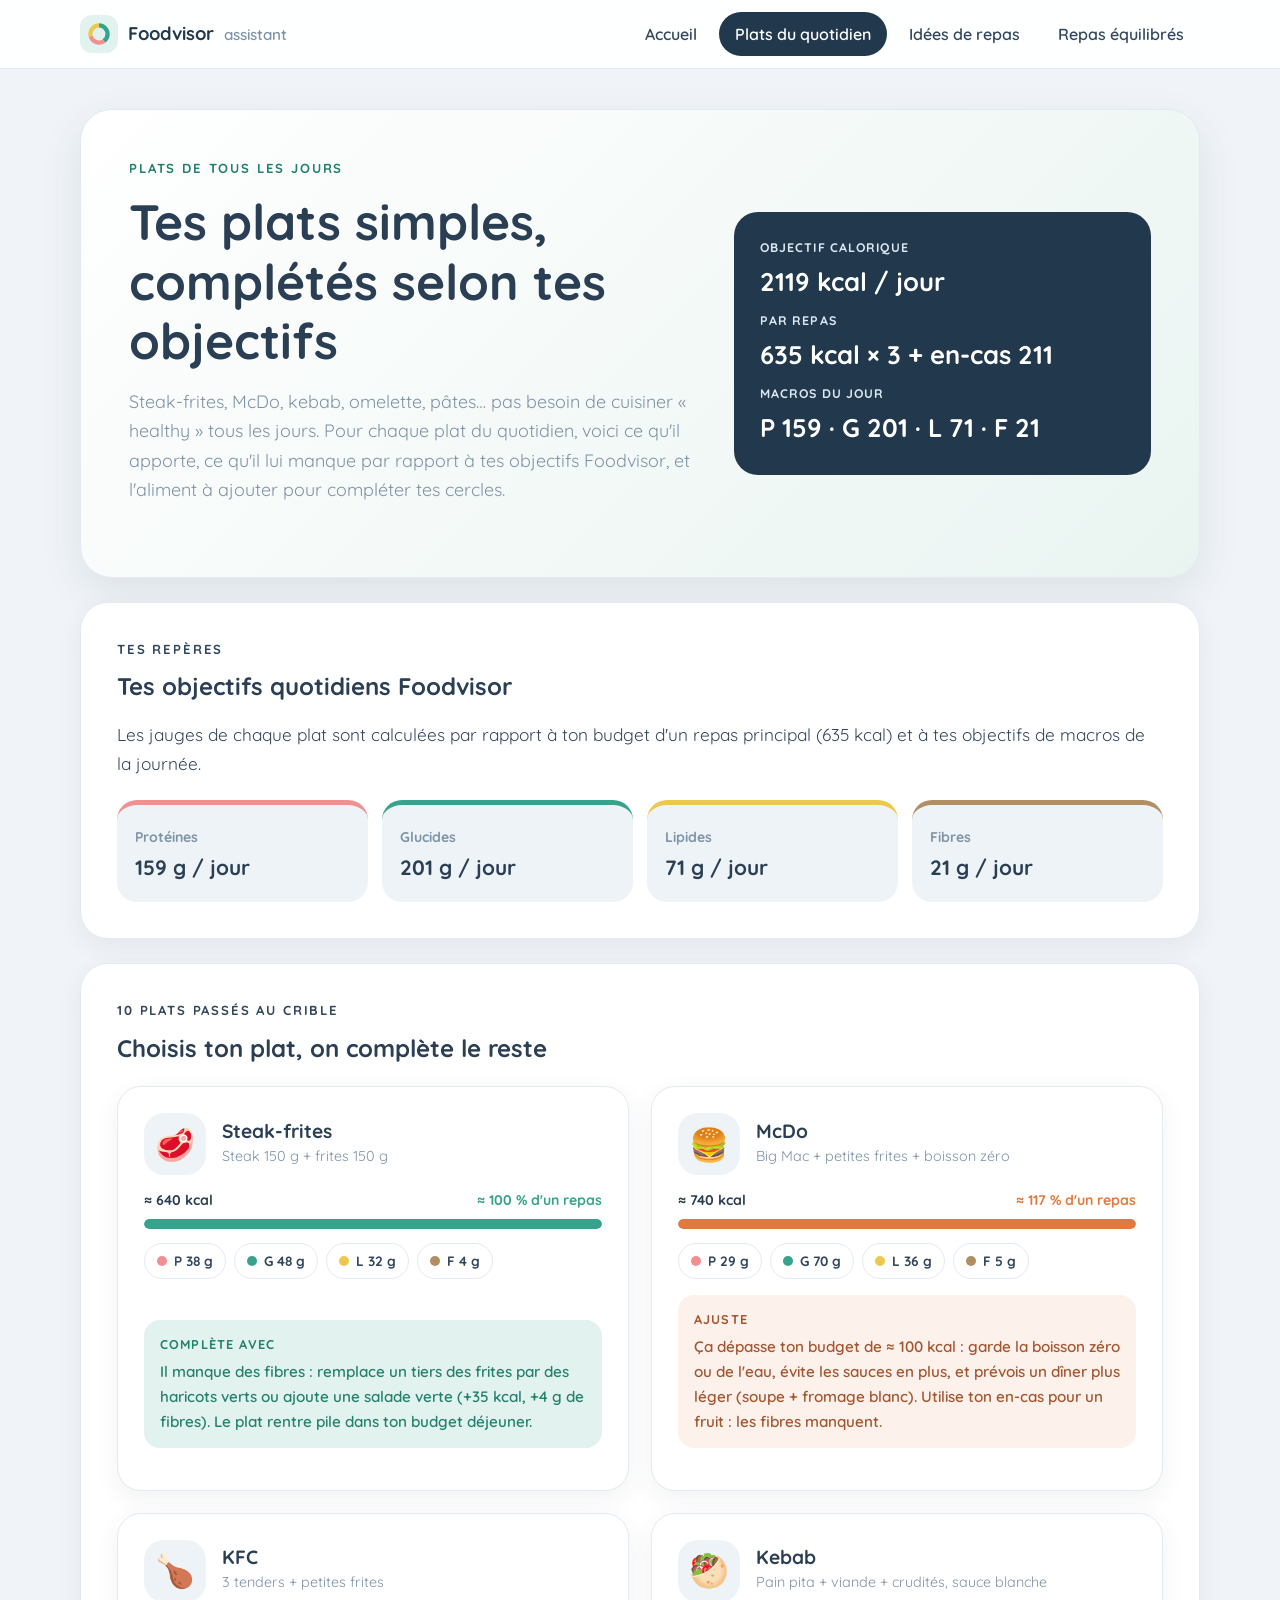
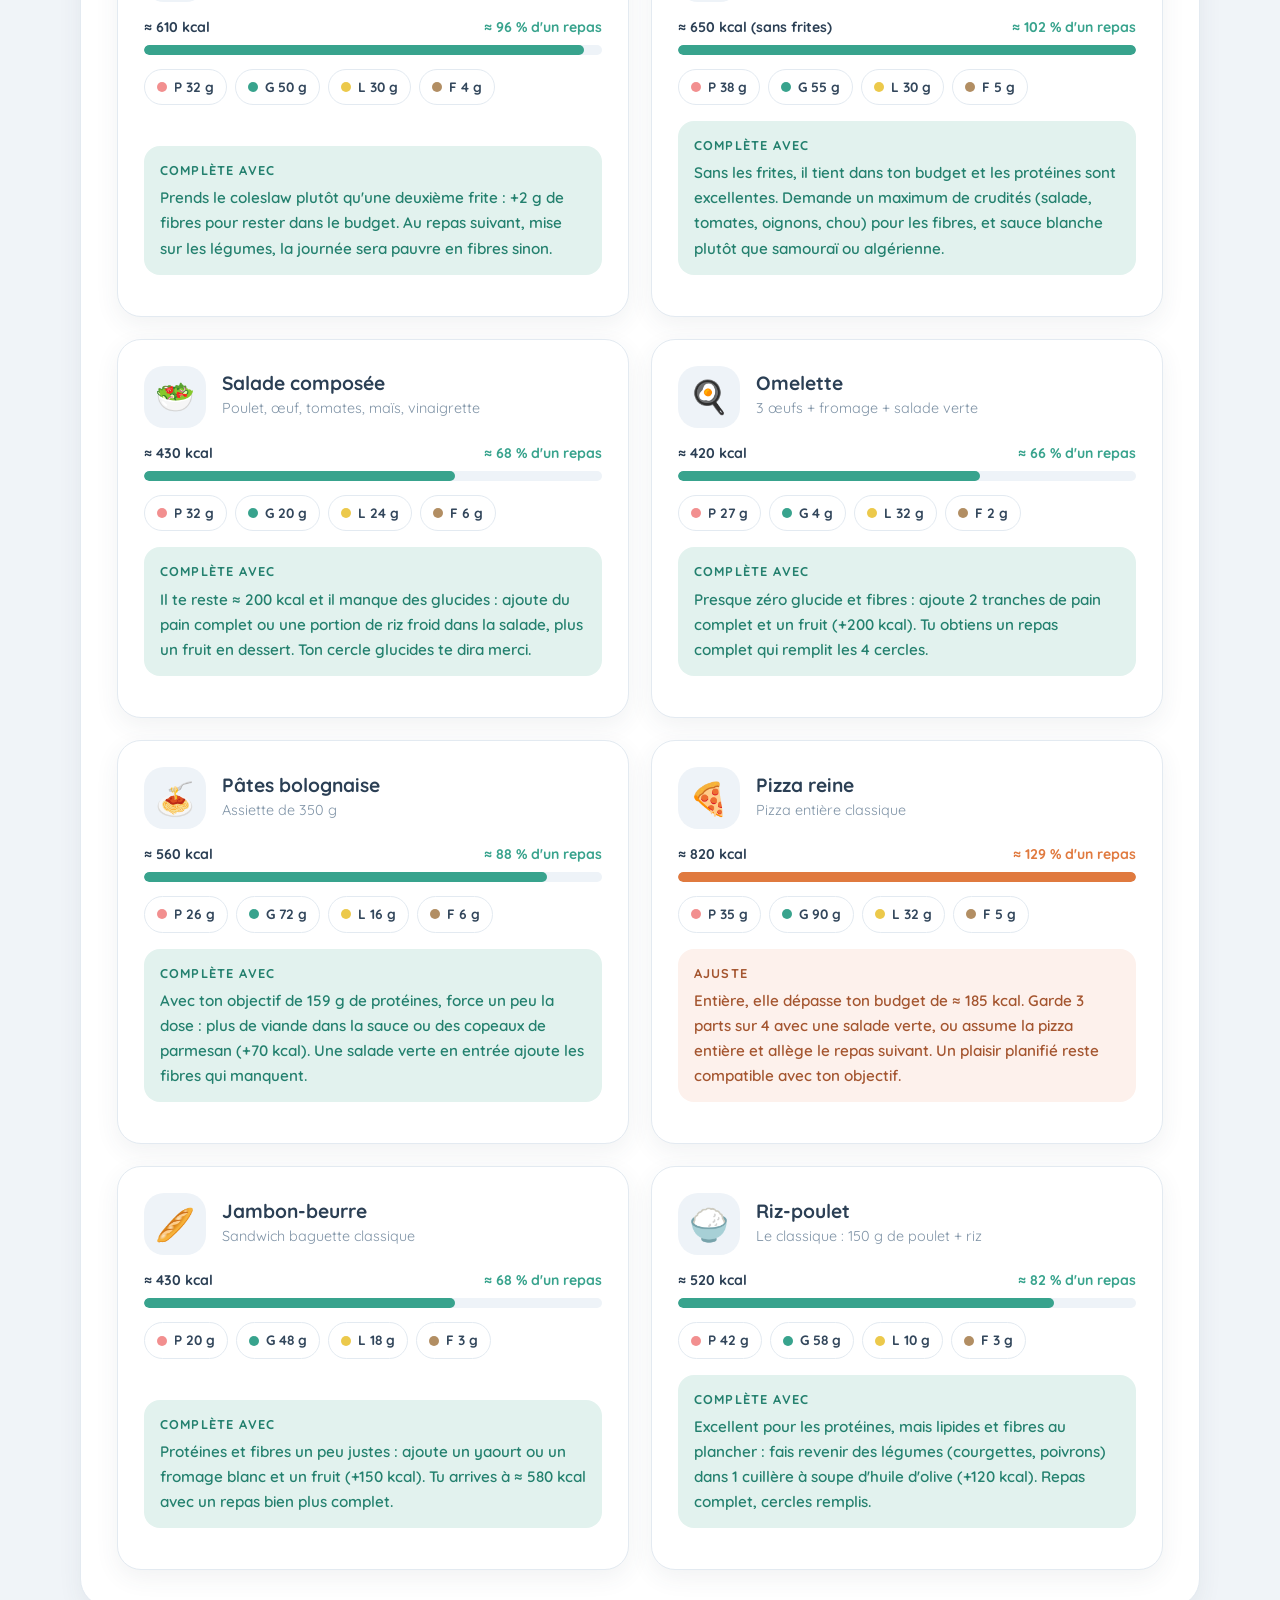
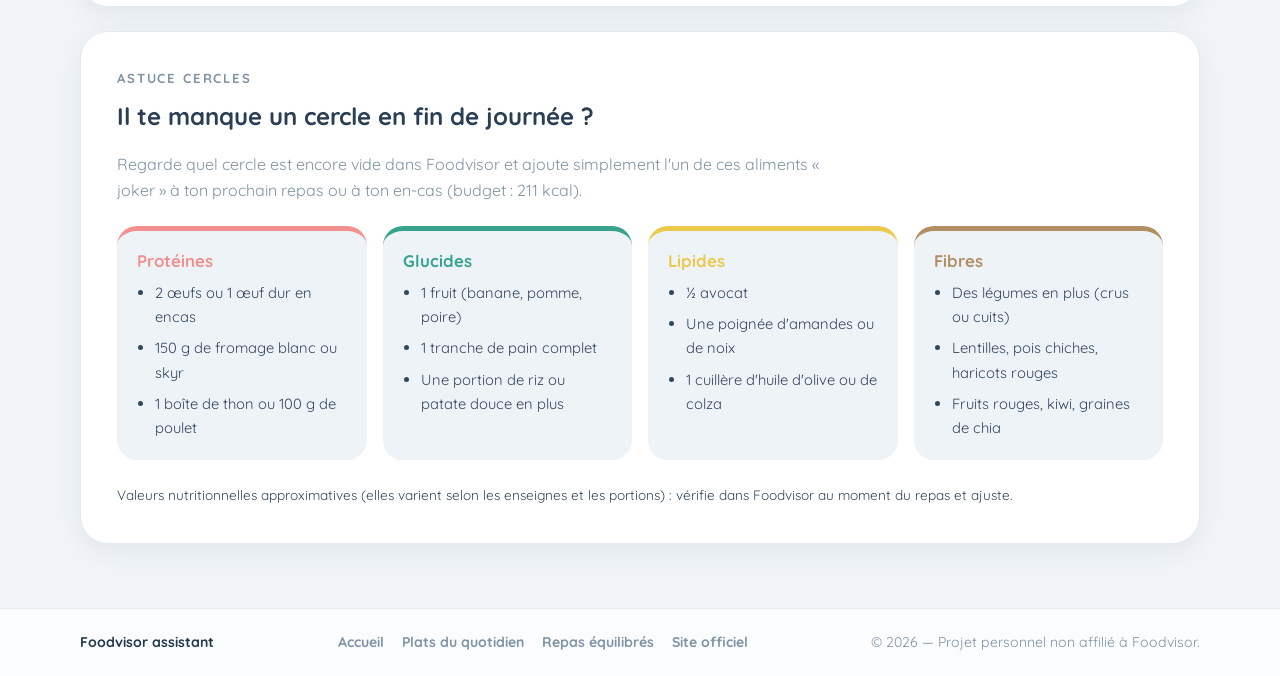
<file: plats-du-quotidien.html>
<!doctype html>
<html lang="fr">
  <head>
    <meta charset="utf-8" />
    <meta name="viewport" content="width=device-width, initial-scale=1" />
    <meta name="color-scheme" content="light" />
    <title>Plats du quotidien - Foodvisor</title>
    <link rel="preconnect" href="https://fonts.googleapis.com" />
    <link rel="preconnect" href="https://fonts.gstatic.com" crossorigin />
    <link
      href="https://fonts.googleapis.com/css2?family=Quicksand:wght@500;600;700&display=swap"
      rel="stylesheet"
    />
    <link rel="stylesheet" href="styles.css" />
  </head>
  <body>
    <header class="site-header">
      <div class="site-nav">
        <a class="brand" href="index.html">
          <span class="brand-mark" aria-hidden="true">
            <svg width="22" height="22" viewBox="0 0 36 36">
              <circle cx="18" cy="18" r="14" fill="none" stroke="#38a38d" stroke-width="7" stroke-dasharray="35 88" transform="rotate(-90 18 18)" />
              <circle cx="18" cy="18" r="14" fill="none" stroke="#f28f8f" stroke-width="7" stroke-dasharray="27 88" stroke-dashoffset="-35" transform="rotate(-90 18 18)" />
              <circle cx="18" cy="18" r="14" fill="none" stroke="#ecc94b" stroke-width="7" stroke-dasharray="26 88" stroke-dashoffset="-62" transform="rotate(-90 18 18)" />
            </svg>
          </span>
          Foodvisor <small>assistant</small>
        </a>
        <button class="nav-toggle" type="button" aria-expanded="false" aria-controls="nav-menu" aria-label="Ouvrir le menu">
          <span></span>
          <span></span>
          <span></span>
        </button>
        <nav id="nav-menu" class="nav-menu" aria-label="Navigation principale">
          <a href="index.html">Accueil</a>
          <a href="plats-du-quotidien.html" aria-current="page">Plats du quotidien</a>
          <a href="idees-repas.html">Idées de repas</a>
          <a href="exemples-repas.html">Repas équilibrés</a>
        </nav>
      </div>
    </header>

    <main class="page-shell">
      <section class="hero" aria-labelledby="page-title">
        <div>
          <p class="eyebrow">Plats de tous les jours</p>
          <h1 id="page-title">Tes plats simples, complétés selon tes objectifs</h1>
          <p class="intro">
            Steak-frites, McDo, kebab, omelette, pâtes… pas besoin de cuisiner « healthy » tous
            les jours. Pour chaque plat du quotidien, voici ce qu'il apporte, ce qu'il lui
            manque par rapport à tes objectifs Foodvisor, et l'aliment à ajouter pour compléter
            tes cercles.
          </p>
        </div>
        <aside class="goals-card" aria-label="Mes objectifs Foodvisor">
          <span>Objectif calorique</span>
          <strong>2119 kcal / jour</strong>
          <span>Par repas</span>
          <strong>635 kcal × 3 + en-cas 211</strong>
          <span>Macros du jour</span>
          <strong>P 159 · G 201 · L 71 · F 21</strong>
        </aside>
      </section>

      <section class="section-card" aria-labelledby="targets-title">
        <p class="eyebrow">Tes repères</p>
        <h2 id="targets-title">Tes objectifs quotidiens Foodvisor</h2>
        <p class="lead">
          Les jauges de chaque plat sont calculées par rapport à ton budget d'un repas principal
          (635 kcal) et à tes objectifs de macros de la journée.
        </p>
        <div class="targets-grid">
          <div class="target" style="--c: #f28f8f">
            <span>Protéines</span>
            <strong>159 g / jour</strong>
          </div>
          <div class="target" style="--c: #38a38d">
            <span>Glucides</span>
            <strong>201 g / jour</strong>
          </div>
          <div class="target" style="--c: #ecc94b">
            <span>Lipides</span>
            <strong>71 g / jour</strong>
          </div>
          <div class="target" style="--c: #b28e63">
            <span>Fibres</span>
            <strong>21 g / jour</strong>
          </div>
        </div>
      </section>

      <section class="section-card" aria-labelledby="dishes-title">
        <p class="eyebrow">10 plats passés au crible</p>
        <h2 id="dishes-title">Choisis ton plat, on complète le reste</h2>

        <div class="dish-grid">
          <article class="dish-card">
            <div class="dish-head">
              <span class="dish-icon" aria-hidden="true">🥩</span>
              <div>
                <h3>Steak-frites</h3>
                <p>Steak 150 g + frites 150 g</p>
              </div>
            </div>
            <div class="dish-budget gauge" style="--c: #38a38d; --p: 100">
              <div class="gauge-top"><strong>≈ 640 kcal</strong><span>≈ 100 % d'un repas</span></div>
              <div class="gauge-bar"><i></i></div>
            </div>
            <div class="macro-chips">
              <span style="--c: #f28f8f"><i></i>P 38 g</span>
              <span style="--c: #38a38d"><i></i>G 48 g</span>
              <span style="--c: #ecc94b"><i></i>L 32 g</span>
              <span style="--c: #b28e63"><i></i>F 4 g</span>
            </div>
            <p class="dish-tip">
              <strong>Complète avec</strong>
              Il manque des fibres : remplace un tiers des frites par des haricots verts ou
              ajoute une salade verte (+35 kcal, +4 g de fibres). Le plat rentre pile dans ton
              budget déjeuner.
            </p>
          </article>

          <article class="dish-card">
            <div class="dish-head">
              <span class="dish-icon" aria-hidden="true">🍔</span>
              <div>
                <h3>McDo</h3>
                <p>Big Mac + petites frites + boisson zéro</p>
              </div>
            </div>
            <div class="dish-budget gauge" style="--c: #e07a3f; --p: 100">
              <div class="gauge-top"><strong>≈ 740 kcal</strong><span>≈ 117 % d'un repas</span></div>
              <div class="gauge-bar"><i></i></div>
            </div>
            <div class="macro-chips">
              <span style="--c: #f28f8f"><i></i>P 29 g</span>
              <span style="--c: #38a38d"><i></i>G 70 g</span>
              <span style="--c: #ecc94b"><i></i>L 36 g</span>
              <span style="--c: #b28e63"><i></i>F 5 g</span>
            </div>
            <p class="dish-tip warn">
              <strong>Ajuste</strong>
              Ça dépasse ton budget de ≈ 100 kcal : garde la boisson zéro ou de l'eau, évite les
              sauces en plus, et prévois un dîner plus léger (soupe + fromage blanc). Utilise ton
              en-cas pour un fruit : les fibres manquent.
            </p>
          </article>

          <article class="dish-card">
            <div class="dish-head">
              <span class="dish-icon" aria-hidden="true">🍗</span>
              <div>
                <h3>KFC</h3>
                <p>3 tenders + petites frites</p>
              </div>
            </div>
            <div class="dish-budget gauge" style="--c: #38a38d; --p: 96">
              <div class="gauge-top"><strong>≈ 610 kcal</strong><span>≈ 96 % d'un repas</span></div>
              <div class="gauge-bar"><i></i></div>
            </div>
            <div class="macro-chips">
              <span style="--c: #f28f8f"><i></i>P 32 g</span>
              <span style="--c: #38a38d"><i></i>G 50 g</span>
              <span style="--c: #ecc94b"><i></i>L 30 g</span>
              <span style="--c: #b28e63"><i></i>F 4 g</span>
            </div>
            <p class="dish-tip">
              <strong>Complète avec</strong>
              Prends le coleslaw plutôt qu'une deuxième frite : +2 g de fibres pour rester dans
              le budget. Au repas suivant, mise sur les légumes, la journée sera pauvre en
              fibres sinon.
            </p>
          </article>

          <article class="dish-card">
            <div class="dish-head">
              <span class="dish-icon" aria-hidden="true">🥙</span>
              <div>
                <h3>Kebab</h3>
                <p>Pain pita + viande + crudités, sauce blanche</p>
              </div>
            </div>
            <div class="dish-budget gauge" style="--c: #38a38d; --p: 100">
              <div class="gauge-top"><strong>≈ 650 kcal (sans frites)</strong><span>≈ 102 % d'un repas</span></div>
              <div class="gauge-bar"><i></i></div>
            </div>
            <div class="macro-chips">
              <span style="--c: #f28f8f"><i></i>P 38 g</span>
              <span style="--c: #38a38d"><i></i>G 55 g</span>
              <span style="--c: #ecc94b"><i></i>L 30 g</span>
              <span style="--c: #b28e63"><i></i>F 5 g</span>
            </div>
            <p class="dish-tip">
              <strong>Complète avec</strong>
              Sans les frites, il tient dans ton budget et les protéines sont excellentes.
              Demande un maximum de crudités (salade, tomates, oignons, chou) pour les fibres,
              et sauce blanche plutôt que samouraï ou algérienne.
            </p>
          </article>

          <article class="dish-card">
            <div class="dish-head">
              <span class="dish-icon" aria-hidden="true">🥗</span>
              <div>
                <h3>Salade composée</h3>
                <p>Poulet, œuf, tomates, maïs, vinaigrette</p>
              </div>
            </div>
            <div class="dish-budget gauge" style="--c: #38a38d; --p: 68">
              <div class="gauge-top"><strong>≈ 430 kcal</strong><span>≈ 68 % d'un repas</span></div>
              <div class="gauge-bar"><i></i></div>
            </div>
            <div class="macro-chips">
              <span style="--c: #f28f8f"><i></i>P 32 g</span>
              <span style="--c: #38a38d"><i></i>G 20 g</span>
              <span style="--c: #ecc94b"><i></i>L 24 g</span>
              <span style="--c: #b28e63"><i></i>F 6 g</span>
            </div>
            <p class="dish-tip">
              <strong>Complète avec</strong>
              Il te reste ≈ 200 kcal et il manque des glucides : ajoute du pain complet ou une
              portion de riz froid dans la salade, plus un fruit en dessert. Ton cercle glucides
              te dira merci.
            </p>
          </article>

          <article class="dish-card">
            <div class="dish-head">
              <span class="dish-icon" aria-hidden="true">🍳</span>
              <div>
                <h3>Omelette</h3>
                <p>3 œufs + fromage + salade verte</p>
              </div>
            </div>
            <div class="dish-budget gauge" style="--c: #38a38d; --p: 66">
              <div class="gauge-top"><strong>≈ 420 kcal</strong><span>≈ 66 % d'un repas</span></div>
              <div class="gauge-bar"><i></i></div>
            </div>
            <div class="macro-chips">
              <span style="--c: #f28f8f"><i></i>P 27 g</span>
              <span style="--c: #38a38d"><i></i>G 4 g</span>
              <span style="--c: #ecc94b"><i></i>L 32 g</span>
              <span style="--c: #b28e63"><i></i>F 2 g</span>
            </div>
            <p class="dish-tip">
              <strong>Complète avec</strong>
              Presque zéro glucide et fibres : ajoute 2 tranches de pain complet et un fruit
              (+200 kcal). Tu obtiens un repas complet qui remplit les 4 cercles.
            </p>
          </article>

          <article class="dish-card">
            <div class="dish-head">
              <span class="dish-icon" aria-hidden="true">🍝</span>
              <div>
                <h3>Pâtes bolognaise</h3>
                <p>Assiette de 350 g</p>
              </div>
            </div>
            <div class="dish-budget gauge" style="--c: #38a38d; --p: 88">
              <div class="gauge-top"><strong>≈ 560 kcal</strong><span>≈ 88 % d'un repas</span></div>
              <div class="gauge-bar"><i></i></div>
            </div>
            <div class="macro-chips">
              <span style="--c: #f28f8f"><i></i>P 26 g</span>
              <span style="--c: #38a38d"><i></i>G 72 g</span>
              <span style="--c: #ecc94b"><i></i>L 16 g</span>
              <span style="--c: #b28e63"><i></i>F 6 g</span>
            </div>
            <p class="dish-tip">
              <strong>Complète avec</strong>
              Avec ton objectif de 159 g de protéines, force un peu la dose : plus de viande
              dans la sauce ou des copeaux de parmesan (+70 kcal). Une salade verte en entrée
              ajoute les fibres qui manquent.
            </p>
          </article>

          <article class="dish-card">
            <div class="dish-head">
              <span class="dish-icon" aria-hidden="true">🍕</span>
              <div>
                <h3>Pizza reine</h3>
                <p>Pizza entière classique</p>
              </div>
            </div>
            <div class="dish-budget gauge" style="--c: #e07a3f; --p: 100">
              <div class="gauge-top"><strong>≈ 820 kcal</strong><span>≈ 129 % d'un repas</span></div>
              <div class="gauge-bar"><i></i></div>
            </div>
            <div class="macro-chips">
              <span style="--c: #f28f8f"><i></i>P 35 g</span>
              <span style="--c: #38a38d"><i></i>G 90 g</span>
              <span style="--c: #ecc94b"><i></i>L 32 g</span>
              <span style="--c: #b28e63"><i></i>F 5 g</span>
            </div>
            <p class="dish-tip warn">
              <strong>Ajuste</strong>
              Entière, elle dépasse ton budget de ≈ 185 kcal. Garde 3 parts sur 4 avec une
              salade verte, ou assume la pizza entière et allège le repas suivant. Un plaisir
              planifié reste compatible avec ton objectif.
            </p>
          </article>

          <article class="dish-card">
            <div class="dish-head">
              <span class="dish-icon" aria-hidden="true">🥖</span>
              <div>
                <h3>Jambon-beurre</h3>
                <p>Sandwich baguette classique</p>
              </div>
            </div>
            <div class="dish-budget gauge" style="--c: #38a38d; --p: 68">
              <div class="gauge-top"><strong>≈ 430 kcal</strong><span>≈ 68 % d'un repas</span></div>
              <div class="gauge-bar"><i></i></div>
            </div>
            <div class="macro-chips">
              <span style="--c: #f28f8f"><i></i>P 20 g</span>
              <span style="--c: #38a38d"><i></i>G 48 g</span>
              <span style="--c: #ecc94b"><i></i>L 18 g</span>
              <span style="--c: #b28e63"><i></i>F 3 g</span>
            </div>
            <p class="dish-tip">
              <strong>Complète avec</strong>
              Protéines et fibres un peu justes : ajoute un yaourt ou un fromage blanc et un
              fruit (+150 kcal). Tu arrives à ≈ 580 kcal avec un repas bien plus complet.
            </p>
          </article>

          <article class="dish-card">
            <div class="dish-head">
              <span class="dish-icon" aria-hidden="true">🍚</span>
              <div>
                <h3>Riz-poulet</h3>
                <p>Le classique : 150 g de poulet + riz</p>
              </div>
            </div>
            <div class="dish-budget gauge" style="--c: #38a38d; --p: 82">
              <div class="gauge-top"><strong>≈ 520 kcal</strong><span>≈ 82 % d'un repas</span></div>
              <div class="gauge-bar"><i></i></div>
            </div>
            <div class="macro-chips">
              <span style="--c: #f28f8f"><i></i>P 42 g</span>
              <span style="--c: #38a38d"><i></i>G 58 g</span>
              <span style="--c: #ecc94b"><i></i>L 10 g</span>
              <span style="--c: #b28e63"><i></i>F 3 g</span>
            </div>
            <p class="dish-tip">
              <strong>Complète avec</strong>
              Excellent pour les protéines, mais lipides et fibres au plancher : fais revenir
              des légumes (courgettes, poivrons) dans 1 cuillère à soupe d'huile d'olive
              (+120 kcal). Repas complet, cercles remplis.
            </p>
          </article>
        </div>
      </section>

      <section class="section-card missing-macros" aria-labelledby="missing-title">
        <div class="missing-intro">
          <p class="eyebrow">Astuce cercles</p>
          <h2 id="missing-title">Il te manque un cercle en fin de journée ?</h2>
          <p>
            Regarde quel cercle est encore vide dans Foodvisor et ajoute simplement l'un de ces
            aliments « joker » à ton prochain repas ou à ton en-cas (budget : 211 kcal).
          </p>
        </div>
        <div class="missing-grid">
          <article style="--c: #f28f8f">
            <h3>Protéines</h3>
            <ul>
              <li>2 œufs ou 1 œuf dur en encas</li>
              <li>150 g de fromage blanc ou skyr</li>
              <li>1 boîte de thon ou 100 g de poulet</li>
            </ul>
          </article>
          <article style="--c: #38a38d">
            <h3>Glucides</h3>
            <ul>
              <li>1 fruit (banane, pomme, poire)</li>
              <li>1 tranche de pain complet</li>
              <li>Une portion de riz ou patate douce en plus</li>
            </ul>
          </article>
          <article style="--c: #ecc94b">
            <h3>Lipides</h3>
            <ul>
              <li>½ avocat</li>
              <li>Une poignée d'amandes ou de noix</li>
              <li>1 cuillère d'huile d'olive ou de colza</li>
            </ul>
          </article>
          <article style="--c: #b28e63">
            <h3>Fibres</h3>
            <ul>
              <li>Des légumes en plus (crus ou cuits)</li>
              <li>Lentilles, pois chiches, haricots rouges</li>
              <li>Fruits rouges, kiwi, graines de chia</li>
            </ul>
          </article>
        </div>
        <p class="photo-credit">
          Valeurs nutritionnelles approximatives (elles varient selon les enseignes et les
          portions) : vérifie dans Foodvisor au moment du repas et ajuste.
        </p>
      </section>
    </main>

    <footer class="site-footer">
      <div class="footer-inner">
        <a class="footer-brand" href="index.html">Foodvisor assistant</a>
        <nav class="footer-links" aria-label="Navigation du pied de page">
          <a href="index.html">Accueil</a>
          <a href="plats-du-quotidien.html">Plats du quotidien</a>
          <a href="exemples-repas.html">Repas équilibrés</a>
          <a href="https://www.foodvisor.io/fr/" target="_blank" rel="noopener">Site officiel</a>
        </nav>
        <p>© 2026 — Projet personnel non affilié à Foodvisor.</p>
      </div>
    </footer>

    <script src="script.js"></script>
  </body>
</html>
</file>
<file: styles.css>
:root {
  color-scheme: light;
  --bg: #f0f4f8;
  --card: #ffffff;
  --text: #33475c;
  --heading: #2b3f54;
  --muted: #7f93a6;
  --line: #e3eaf1;
  --soft: #eef3f8;
  --shadow: 0 14px 40px rgba(51, 71, 92, 0.1);
  --shadow-soft: 0 8px 24px rgba(51, 71, 92, 0.07);

  /* Couleurs macros (charte app Foodvisor) */
  --lipides: #ecc94b;
  --proteines: #f28f8f;
  --glucides: #38a38d;
  --fibres: #b28e63;

  /* Couleurs repas */
  --matin: #f2a44e;
  --midi: #aec93f;
  --soir: #38a38d;
  --encas: #9db9dd;

  --accent: #38a38d;
  --accent-dark: #23806e;
  --accent-soft: #e2f2ee;
  --navy: #22384c;
  --ok: #4cc463;
}

* {
  box-sizing: border-box;
}

body {
  margin: 0;
  font-family: Quicksand, "Trebuchet MS", ui-rounded, ui-sans-serif, system-ui, -apple-system, "Segoe UI", sans-serif;
  background: var(--bg);
  color: var(--text);
  line-height: 1.65;
}

.page-shell {
  width: min(1120px, calc(100% - 32px));
  margin: 0 auto;
  padding: 40px 0 64px;
}

h1,
h2,
h3 {
  margin-top: 0;
  color: var(--heading);
  line-height: 1.2;
  font-weight: 700;
}

p {
  margin-top: 0;
}

.eyebrow {
  margin: 0 0 12px;
  color: var(--accent-dark);
  font-size: 0.82rem;
  font-weight: 700;
  letter-spacing: 0.14em;
  text-transform: uppercase;
}

/* ---------- Header / navigation ---------- */

.site-header {
  position: sticky;
  top: 0;
  z-index: 40;
  border-bottom: 1px solid var(--line);
  background: rgba(255, 255, 255, 0.92);
  backdrop-filter: blur(12px);
}

.site-nav {
  position: relative;
  display: flex;
  align-items: center;
  justify-content: space-between;
  gap: 16px;
  width: min(1120px, calc(100% - 32px));
  margin: 0 auto;
  padding: 12px 0;
}

.brand {
  display: inline-flex;
  align-items: center;
  gap: 10px;
  color: var(--navy);
  font-size: 1.15rem;
  font-weight: 700;
  text-decoration: none;
}

.brand-mark {
  display: grid;
  flex: none;
  place-items: center;
  width: 38px;
  height: 38px;
  border-radius: 12px;
  background: var(--accent-soft);
}

.brand-mark svg {
  display: block;
}

.brand small {
  color: var(--muted);
  font-size: 0.95rem;
  font-weight: 600;
}

.nav-menu {
  display: flex;
  align-items: center;
  gap: 6px;
}

.nav-menu a {
  display: inline-block;
  padding: 9px 16px;
  border-radius: 999px;
  color: var(--text);
  font-weight: 600;
  text-decoration: none;
  transition: background 0.2s ease, color 0.2s ease;
}

.nav-menu a:hover {
  background: var(--soft);
  color: var(--navy);
}

.nav-menu a[aria-current="page"] {
  background: var(--navy);
  color: #ffffff;
}

.nav-toggle {
  display: none;
  flex-direction: column;
  justify-content: center;
  gap: 5px;
  width: 46px;
  height: 46px;
  padding: 12px;
  border: none;
  border-radius: 14px;
  background: var(--navy);
  box-shadow: 0 6px 16px rgba(34, 56, 76, 0.3);
  cursor: pointer;
}

.nav-toggle span {
  display: block;
  height: 3px;
  border-radius: 2px;
  background: #ffffff;
  transition: transform 0.3s ease, opacity 0.2s ease;
}

.site-header.open .nav-toggle span:nth-child(1) {
  transform: translateY(7.5px) rotate(45deg);
}

.site-header.open .nav-toggle span:nth-child(2) {
  opacity: 0;
}

.site-header.open .nav-toggle span:nth-child(3) {
  transform: translateY(-7.5px) rotate(-45deg);
}

@media (max-width: 860px) {
  .nav-toggle {
    display: flex;
  }

  .nav-menu {
    position: absolute;
    top: calc(100% + 10px);
    left: 0;
    right: 0;
    flex-direction: column;
    align-items: stretch;
    gap: 6px;
    padding: 14px;
    border-radius: 22px;
    background: var(--navy);
    box-shadow: 0 22px 50px rgba(34, 56, 76, 0.45);
    opacity: 0;
    transform: translateY(-14px);
    pointer-events: none;
    transition: opacity 0.28s ease, transform 0.28s ease;
  }

  .site-header.open .nav-menu {
    opacity: 1;
    transform: translateY(0);
    pointer-events: auto;
  }

  .nav-menu a {
    padding: 14px 18px;
    border-radius: 14px;
    color: #e9f1f7;
    text-align: left;
    font-size: 1.05rem;
  }

  .nav-menu a:hover {
    background: rgba(255, 255, 255, 0.12);
    color: #ffffff;
  }

  .nav-menu a[aria-current="page"] {
    background: #ffffff;
    color: var(--navy);
  }
}

/* ---------- Blocs génériques ---------- */

.card {
  border: 1px solid var(--line);
  border-radius: 28px;
  background: var(--card);
  box-shadow: var(--shadow-soft);
}

.section-card {
  margin-top: 24px;
  padding: 36px;
  border: 1px solid var(--line);
  border-radius: 28px;
  background: var(--card);
  box-shadow: var(--shadow-soft);
}

.section-card > p,
.section-card li {
  color: var(--text);
}

.lead {
  color: var(--muted);
  font-size: 1.08rem;
}

/* ---------- Hero ---------- */

.hero {
  display: grid;
  grid-template-columns: minmax(0, 1.15fr) minmax(300px, 0.85fr);
  gap: 40px;
  align-items: center;
  padding: 48px;
  border: 1px solid var(--line);
  border-radius: 32px;
  background: linear-gradient(135deg, #ffffff 0%, #e9f4f1 100%);
  box-shadow: var(--shadow);
}

.hero h1 {
  margin-bottom: 16px;
  font-size: clamp(1.9rem, 4.6vw, 3.1rem);
}

.hero .intro {
  margin-bottom: 24px;
  color: var(--muted);
  font-size: 1.12rem;
}

.hero-actions {
  display: flex;
  flex-wrap: wrap;
  gap: 12px;
}

.btn {
  display: inline-flex;
  align-items: center;
  justify-content: center;
  min-height: 50px;
  padding: 0 24px;
  border-radius: 999px;
  font-weight: 700;
  text-decoration: none;
  transition: transform 0.15s ease, box-shadow 0.15s ease;
}

.btn:hover {
  transform: translateY(-2px);
}

.btn-primary {
  background: var(--navy);
  color: #ffffff;
  box-shadow: 0 10px 24px rgba(34, 56, 76, 0.28);
}

.btn-secondary {
  border: 1.5px solid var(--line);
  background: var(--card);
  color: var(--navy);
}

/* Mini écran "app" recréé en CSS */

.app-card {
  display: grid;
  gap: 18px;
  justify-items: center;
  padding: 28px 26px;
  border: 1px solid var(--line);
  border-radius: 32px;
  background: var(--card);
  box-shadow: var(--shadow);
}

.app-card h3 {
  margin: 0;
  font-size: 1.02rem;
}

.donut {
  position: relative;
  display: grid;
  place-items: center;
}

.donut svg {
  display: block;
  transform: rotate(-90deg);
}

.donut-center {
  position: absolute;
  color: var(--heading);
  font-size: 1.5rem;
  font-weight: 700;
}

.gauge-list {
  display: grid;
  gap: 12px;
  width: 100%;
}

.gauge {
  display: grid;
  gap: 6px;
}

.gauge-top {
  display: flex;
  justify-content: space-between;
  gap: 12px;
  font-size: 0.9rem;
  font-weight: 700;
}

.gauge-top strong {
  color: var(--heading);
}

.gauge-top span {
  color: var(--c);
}

.gauge-bar {
  height: 10px;
  border-radius: 999px;
  background: var(--soft);
  overflow: hidden;
}

.gauge-bar i {
  display: block;
  width: calc(var(--p) * 1%);
  height: 100%;
  border-radius: 999px;
  background: var(--c);
}

/* ---------- Page d'accueil : article ---------- */

.feature-grid {
  display: grid;
  grid-template-columns: repeat(4, minmax(0, 1fr));
  gap: 14px;
  margin-top: 22px;
}

.feature-grid article {
  padding: 20px;
  border-radius: 20px;
  background: var(--soft);
  text-align: center;
}

.feature-grid .icon {
  display: grid;
  place-items: center;
  width: 52px;
  height: 52px;
  margin: 0 auto 12px;
  border-radius: 16px;
  background: var(--card);
  font-size: 1.5rem;
  box-shadow: var(--shadow-soft);
}

.feature-grid h3 {
  margin-bottom: 6px;
  font-size: 1rem;
}

.feature-grid p {
  margin: 0;
  color: var(--muted);
  font-size: 0.9rem;
}

.chip-list {
  display: flex;
  flex-wrap: wrap;
  gap: 10px;
  margin: 18px 0 0;
  padding: 0;
  list-style: none;
}

.chip-list li {
  padding: 9px 16px;
  border: 1px solid var(--line);
  border-radius: 999px;
  background: var(--soft);
  font-size: 0.92rem;
  font-weight: 600;
}

.split {
  display: grid;
  grid-template-columns: repeat(2, minmax(0, 1fr));
  gap: 20px;
  align-items: start;
}

.plan-grid {
  display: grid;
  grid-template-columns: repeat(2, minmax(0, 1fr));
  gap: 20px;
  margin-top: 22px;
}

.plan {
  padding: 26px;
  border: 1px solid var(--line);
  border-radius: 24px;
  background: var(--soft);
}

.plan.premium {
  border: 1.5px solid var(--accent);
  background: linear-gradient(160deg, #ffffff 0%, var(--accent-soft) 100%);
}

.plan .price-tag {
  display: inline-block;
  margin-bottom: 12px;
  padding: 5px 14px;
  border-radius: 999px;
  background: var(--navy);
  color: #fff;
  font-size: 0.78rem;
  font-weight: 700;
  letter-spacing: 0.08em;
  text-transform: uppercase;
}

.plan.premium .price-tag {
  background: var(--accent-dark);
}

.plan ul {
  margin: 0;
  padding-left: 20px;
}

.plan li + li {
  margin-top: 8px;
}

.check-list {
  display: grid;
  gap: 10px;
  margin: 18px 0 0;
  padding: 0;
  list-style: none;
}

.check-list li {
  position: relative;
  padding: 12px 16px 12px 44px;
  border-radius: 14px;
  background: var(--soft);
  font-weight: 600;
}

.check-list li::before {
  content: "✓";
  position: absolute;
  left: 12px;
  top: 50%;
  display: grid;
  place-items: center;
  width: 22px;
  height: 22px;
  border-radius: 50%;
  background: var(--ok);
  color: #fff;
  font-size: 0.8rem;
  font-weight: 800;
  transform: translateY(-50%);
}

.notice {
  padding: 16px 18px;
  border-left: 4px solid var(--lipides);
  border-radius: 14px;
  background: #fdf7e3;
  color: #6b5a1e;
  font-weight: 600;
}

.avis {
  background: linear-gradient(135deg, var(--navy) 0%, #2f5a55 100%);
  color: #e8f2ee;
}

.avis h2,
.avis .eyebrow {
  color: #ffffff;
}

.avis .eyebrow {
  color: #9fd8c9;
}

.avis p {
  color: #d5e6e0;
}

.avis .btn-primary {
  background: #ffffff;
  color: var(--navy);
  box-shadow: none;
}

/* ---------- Pages repas (communs) ---------- */

.meal-block {
  margin-top: 24px;
  padding: 36px;
  border: 1px solid var(--line);
  border-radius: 28px;
  background: var(--card);
  box-shadow: var(--shadow-soft);
}

.meal-block-head {
  max-width: 740px;
}

.meal-block-head p {
  margin-bottom: 0;
  color: var(--muted);
}

.meal-time {
  display: inline-block;
  margin-bottom: 12px;
  padding: 6px 14px;
  border-radius: 999px;
  background: var(--accent-soft);
  color: var(--accent-dark);
  font-size: 0.8rem;
  font-weight: 700;
  letter-spacing: 0.1em;
  text-transform: uppercase;
}

.meal-grid {
  display: grid;
  grid-template-columns: repeat(2, minmax(0, 1fr));
  gap: 22px;
  margin-top: 24px;
}

.meal-time-matin {
  background: var(--matin);
  color: #ffffff;
}

.meal-time-midi {
  background: var(--midi);
  color: #ffffff;
}

.meal-time-soir {
  background: var(--soir);
  color: #ffffff;
}

/* ---------- Page idées de repas ---------- */

.idea-grid {
  display: grid;
  grid-template-columns: repeat(3, minmax(0, 1fr));
  gap: 20px;
  margin-top: 24px;
}

.idea-card {
  display: flex;
  flex-direction: column;
  padding: 22px;
  border: 1px solid var(--line);
  border-radius: 22px;
  background: var(--card);
  box-shadow: var(--shadow-soft);
}

.idea-card-head {
  display: flex;
  align-items: center;
  gap: 14px;
  margin-bottom: 12px;
}

.idea-icon {
  display: grid;
  flex: none;
  place-items: center;
  width: 52px;
  height: 52px;
  border-radius: 16px;
  background: var(--soft);
  font-size: 1.6rem;
}

.idea-card h3 {
  margin: 0 0 4px;
  font-size: 1.05rem;
}

.idea-tag {
  display: inline-block;
  padding: 3px 10px;
  border-radius: 999px;
  background: var(--accent-soft);
  color: var(--accent-dark);
  font-size: 0.72rem;
  font-weight: 700;
  letter-spacing: 0.05em;
  text-transform: uppercase;
}

.idea-card p {
  margin: 0;
  color: var(--muted);
  font-size: 0.92rem;
}

.meal-card {
  overflow: hidden;
  display: flex;
  flex-direction: column;
  border: 1px solid var(--line);
  border-radius: 24px;
  background: var(--card);
  box-shadow: var(--shadow-soft);
}

.meal-photo {
  position: relative;
  height: 210px;
  margin: 0;
  background: linear-gradient(135deg, var(--accent-soft) 0%, #fdf3d7 100%);
}

.meal-photo::after {
  content: attr(data-emoji);
  position: absolute;
  inset: 0;
  display: grid;
  place-items: center;
  font-size: 3.4rem;
}

.meal-photo img {
  position: relative;
  z-index: 1;
  width: 100%;
  height: 100%;
  object-fit: cover;
}

.meal-body {
  display: flex;
  flex-direction: column;
  flex: 1;
  padding: 24px;
}

.meal-body h3 {
  margin-bottom: 12px;
  font-size: 1.22rem;
}

.meal-ingredients {
  margin: 0 0 14px;
  padding-left: 20px;
  color: var(--muted);
  font-size: 0.95rem;
}

.meal-ingredients li + li {
  margin-top: 6px;
}

.meal-kcal {
  margin: auto 0 16px;
  color: var(--accent-dark);
  font-weight: 700;
}

.macro-row {
  display: grid;
  grid-template-columns: repeat(4, minmax(0, 1fr));
  gap: 10px;
  padding-top: 16px;
  border-top: 1px solid var(--line);
}

.macro {
  display: grid;
  gap: 8px;
  justify-items: center;
  text-align: center;
}

.ring {
  position: relative;
  display: grid;
  place-items: center;
  width: 62px;
  height: 62px;
  border-radius: 50%;
  background: conic-gradient(var(--c) calc(var(--p) * 1%), var(--soft) 0);
}

.ring::before {
  content: "";
  position: absolute;
  inset: 6px;
  border-radius: 50%;
  background: var(--card);
}

.ring b {
  position: relative;
  color: var(--heading);
  font-size: 0.82rem;
  font-weight: 700;
}

.macro-label {
  color: var(--muted);
  font-size: 0.78rem;
  font-weight: 700;
}

/* Encadré objectifs personnels */

.goals-card {
  display: grid;
  gap: 8px;
  padding: 26px;
  border-radius: 24px;
  background: var(--navy);
  color: #dce9f2;
}

.goals-card span {
  font-size: 0.78rem;
  font-weight: 700;
  letter-spacing: 0.09em;
  text-transform: uppercase;
}

.goals-card strong {
  margin-bottom: 8px;
  color: #ffffff;
  font-size: 1.6rem;
  line-height: 1.1;
}

/* ---------- Page plats du quotidien ---------- */

.targets-grid {
  display: grid;
  grid-template-columns: repeat(4, minmax(0, 1fr));
  gap: 14px;
  margin-top: 22px;
}

.target {
  padding: 18px;
  border-radius: 20px;
  background: var(--soft);
  border-top: 5px solid var(--c);
}

.target strong {
  display: block;
  color: var(--heading);
  font-size: 1.3rem;
}

.target span {
  color: var(--muted);
  font-size: 0.88rem;
  font-weight: 700;
}

.dish-grid {
  display: grid;
  grid-template-columns: repeat(2, minmax(0, 1fr));
  gap: 22px;
  margin-top: 24px;
}

.dish-card {
  display: flex;
  flex-direction: column;
  padding: 26px;
  border: 1px solid var(--line);
  border-radius: 24px;
  background: var(--card);
  box-shadow: var(--shadow-soft);
}

.dish-head {
  display: flex;
  align-items: center;
  gap: 16px;
  margin-bottom: 14px;
}

.dish-icon {
  display: grid;
  flex: none;
  place-items: center;
  width: 62px;
  height: 62px;
  border-radius: 20px;
  background: var(--soft);
  font-size: 2rem;
}

.dish-head h3 {
  margin: 0 0 2px;
  font-size: 1.2rem;
}

.dish-head p {
  margin: 0;
  color: var(--muted);
  font-size: 0.9rem;
}

.dish-budget {
  display: grid;
  gap: 6px;
  margin-bottom: 14px;
}

.dish-budget .gauge-top {
  font-size: 0.88rem;
}

.macro-chips {
  display: flex;
  flex-wrap: wrap;
  gap: 8px;
  margin-bottom: 16px;
}

.macro-chips span {
  display: inline-flex;
  align-items: center;
  gap: 7px;
  padding: 6px 12px;
  border: 1px solid var(--line);
  border-radius: 999px;
  background: var(--card);
  font-size: 0.85rem;
  font-weight: 700;
}

.macro-chips i {
  width: 10px;
  height: 10px;
  border-radius: 50%;
  background: var(--c);
}

.dish-tip {
  margin-top: auto;
  padding: 14px 16px;
  border-radius: 16px;
  background: var(--accent-soft);
  color: var(--accent-dark);
  font-size: 0.95rem;
  font-weight: 600;
}

.dish-tip strong {
  display: block;
  margin-bottom: 4px;
  color: var(--accent-dark);
  font-size: 0.8rem;
  letter-spacing: 0.09em;
  text-transform: uppercase;
}

.dish-tip.warn {
  background: #fdf1ec;
  color: #a4552f;
}

.dish-tip.warn strong {
  color: #a4552f;
}

/* Astuce cercles / jokers */

.missing-macros {
  display: block;
}

.missing-intro {
  max-width: 740px;
}

.missing-intro p {
  color: var(--muted);
}

.missing-grid {
  display: grid;
  grid-template-columns: repeat(4, minmax(0, 1fr));
  gap: 16px;
  margin-top: 22px;
}

.missing-grid article {
  padding: 20px;
  border-top: 5px solid var(--c);
  border-radius: 20px;
  background: var(--soft);
}

.missing-grid h3 {
  margin-bottom: 10px;
  color: var(--c);
  font-size: 1.05rem;
}

.missing-grid ul {
  margin: 0;
  padding-left: 18px;
  color: var(--text);
  font-size: 0.92rem;
}

.missing-grid li + li {
  margin-top: 7px;
}

.photo-credit {
  margin: 24px 0 0;
  color: var(--muted);
  font-size: 0.85rem;
}

/* ---------- Pied de page ---------- */

.site-footer {
  border-top: 1px solid var(--line);
  background: rgba(255, 255, 255, 0.72);
}

.footer-inner {
  display: grid;
  grid-template-columns: auto 1fr auto;
  align-items: center;
  gap: 18px;
  width: min(1120px, calc(100% - 32px));
  margin: 0 auto;
  padding: 22px 0;
  color: var(--muted);
  font-size: 0.88rem;
}

.footer-brand {
  color: var(--navy);
  font-weight: 700;
  text-decoration: none;
}

.footer-links {
  display: flex;
  flex-wrap: wrap;
  justify-content: center;
  gap: 6px 18px;
}

.footer-links a {
  color: var(--muted);
  font-weight: 700;
  text-decoration: none;
  transition: color 0.2s ease;
}

.footer-links a:hover {
  color: var(--accent-dark);
}

.site-footer p {
  margin: 0;
  text-align: right;
}

/* ---------- Responsive ---------- */

@media (max-width: 760px) {
  .footer-inner {
    grid-template-columns: 1fr;
    justify-items: center;
    gap: 12px;
    text-align: center;
  }

  .site-footer p {
    text-align: center;
  }
}

@media (max-width: 900px) {
  .hero,
  .split,
  .plan-grid,
  .meal-grid,
  .dish-grid {
    grid-template-columns: 1fr;
  }

  .feature-grid,
  .targets-grid,
  .missing-grid,
  .idea-grid {
    grid-template-columns: repeat(2, minmax(0, 1fr));
  }
}

@media (max-width: 620px) {
  .page-shell {
    padding: 20px 0 48px;
  }

  .hero {
    padding: 28px;
    border-radius: 26px;
  }

  .section-card,
  .meal-block {
    padding: 24px;
    border-radius: 22px;
  }

  .feature-grid,
  .targets-grid,
  .missing-grid,
  .idea-grid {
    grid-template-columns: 1fr;
  }

  .macro-row {
    grid-template-columns: repeat(2, minmax(0, 1fr));
  }

  .dish-card {
    padding: 20px;
  }
}
</file>
